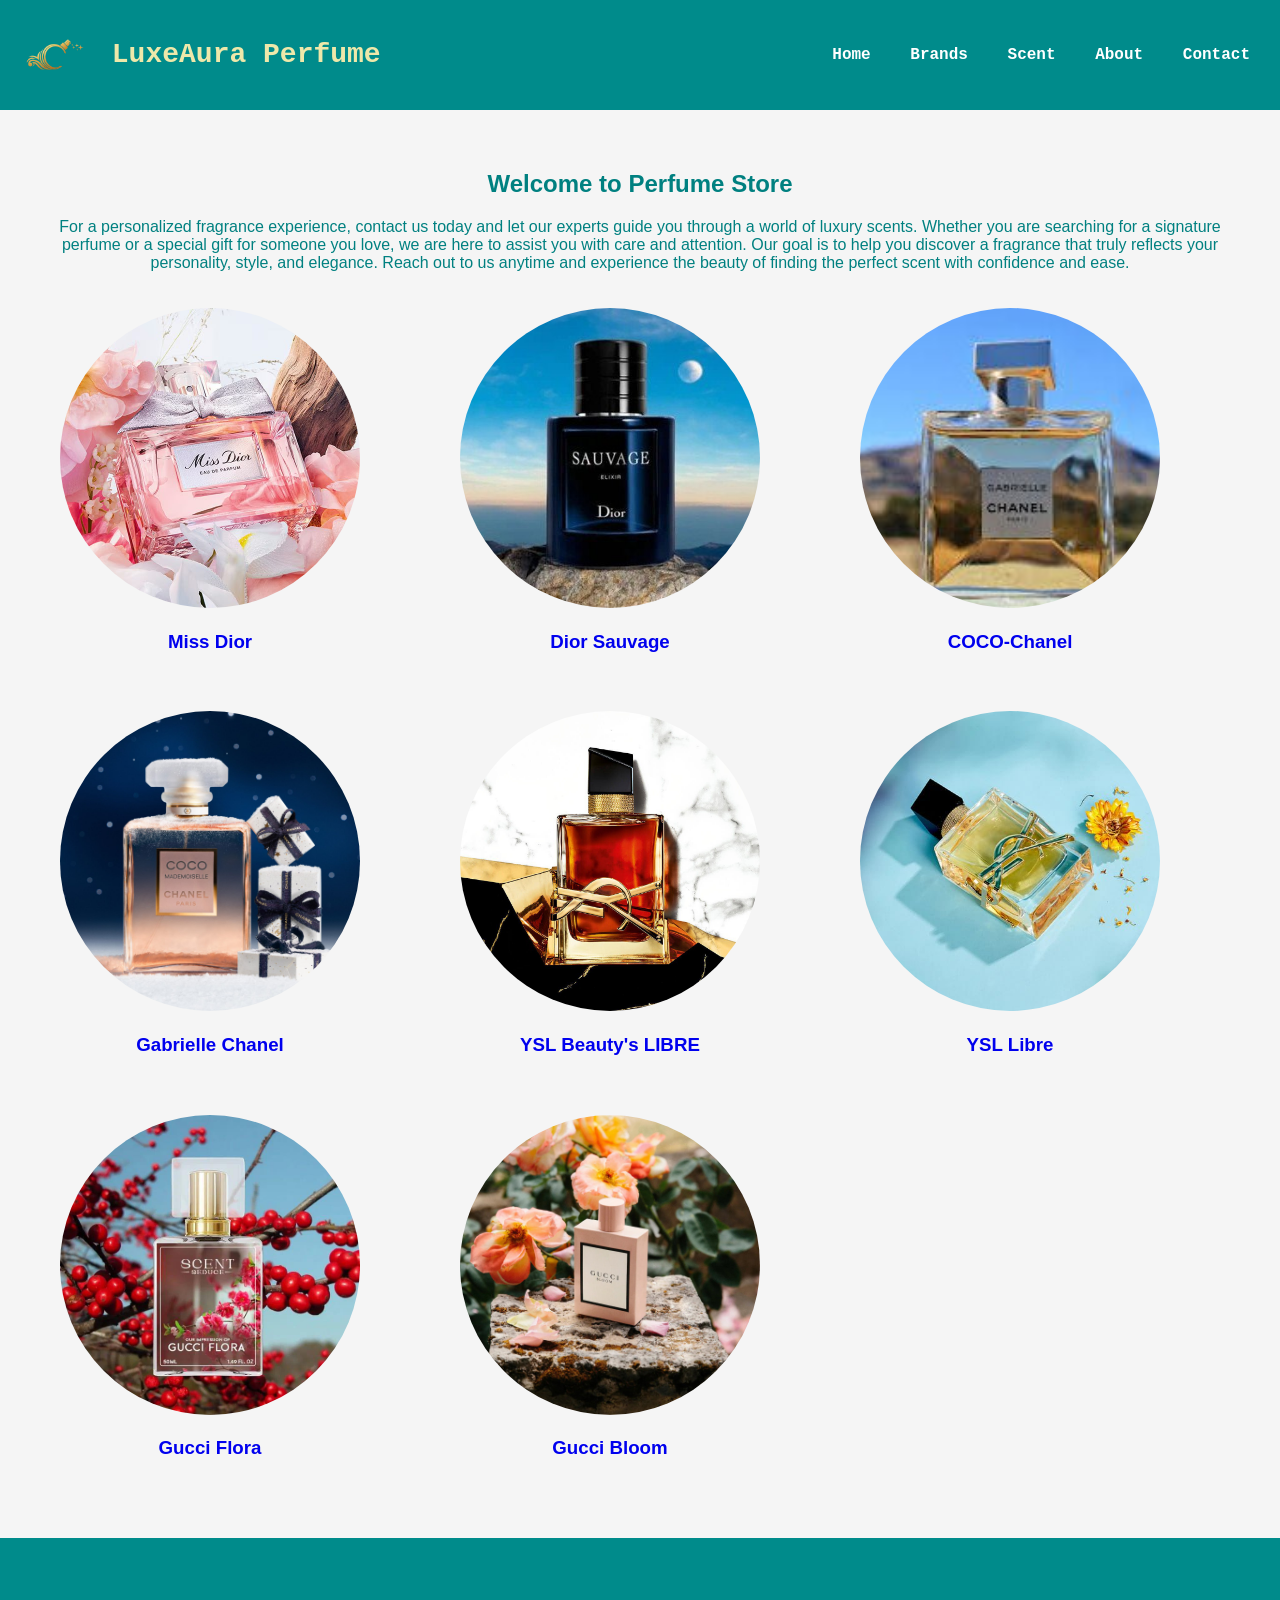
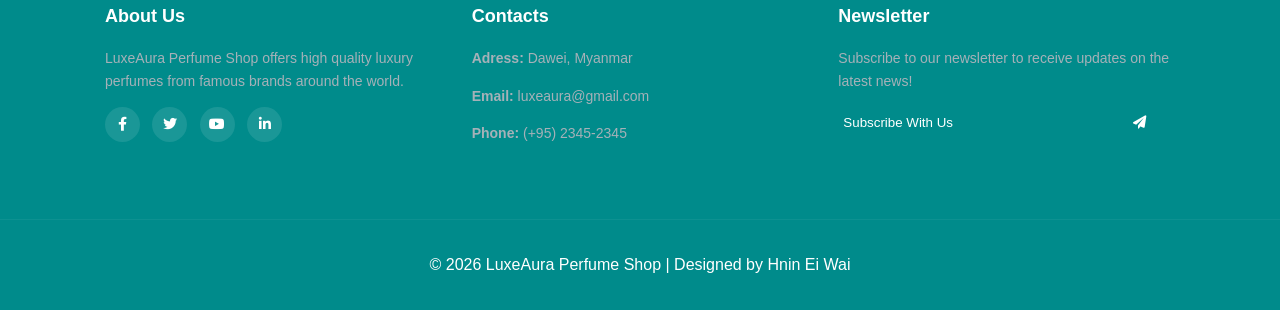
<file: index.html>
<!DOCTYPE html>
<html lang="en">
<head>
<meta charset="UTF-8">
<meta name="description" content="Discover a wide collection of 100% authentic designer perfumes. Shop your favorite scents at the best prices with nationwide delivery. Elevate your style today!">
<meta name="keywords" content="perfume, authentic perfume, fragrance shop, buy perfume online, designer perfumes, perfume Myanmar, original fragrance">
<title>Perfume Shop Payment</title>
<link rel="stylesheet" href="style.css">
<link rel="stylesheet" href="https://cdnjs.cloudflare.com/ajax/libs/font-awesome/6.0.0/css/all.min.css">
</head>

<body>

<header>
<div class="logo">
    <img src="logo_design-removebg-preview.png"  class="logo-img" style="vertical-align: middle;">
    <span>LuxeAura Perfume</span>
</div>

<nav>
<a href="index.html">Home</a>
<a href="brands.html">Brands</a>
<a href="scent.html">Scent</a>
<a href="about.html">About</a>
<a href="contact.html">Contact</a>
</nav>
</header>

<div class="container">
<h2>Welcome to Perfume Store</h2>
<p>
For a personalized fragrance experience, contact us today and let our experts guide you through a world of luxury scents. 
Whether you are searching for a signature perfume or a special gift for someone you love, we are here to assist you with care and attention. 
Our goal is to help you discover a fragrance that truly reflects your personality, style, and elegance. 
Reach out to us anytime and experience the beauty of finding the perfect scent with confidence and ease.
</p>

<div class="product-grid">

<div class="card">
<img src="Miss Dior 2.jpg">
<a href="https://www.dior.com/en_us/beauty/fragrance/womens-fragrance/miss-dior?msockid=285bc42bab1261c402a9d295aa0960a5"><h3>Miss Dior</h3></a> 
</div>

<div class="card">
<img src="Dior.jpg">
<a href="https://www.dior.com/en_us/beauty/fragrance/mens-fragrance/sauvage?msockid=285bc42bab1261c402a9d295aa0960a5"><h3>Dior Sauvage</h3></a> 
</div>

<div class="card">
<img src="Channel 1.jpg">
<a href="https://www.chanel.com/us/fragrance/women/c/7x1x1x43/coco/"><h3>COCO-Chanel</h3></a>
</div>

<div class="card">
<img src="Channel 2.jpg">
<a href="https://www.chanel.com/us/fragrance/women/c/7x1x1x40/gabrielle-chanel/"><h3>Gabrielle Chanel</h3></a> 
</div>

<div class="card">
<img src="YSL 1.jpg">
<a href="https://www.yslbeautyus.com/fragrance/womens-fragrances/libre/"><h3>YSL Beauty's LIBRE</h3></a> 
</div>

<div class="card">
<img src="YSL 2.jpg">
<a href="https://www.yslbeautyus.com/fragrance/womens-fragrances/libre/"><h3>YSL Libre</h3></a> 
</div>

<div class="card">
<img src="Gucci 1.jpg">
<a href="https://www.gucci.com/us/en/nst/gucci-flora"><h3>Gucci Flora</h3></a>
</div>

<div class="card">
<img src="Gucci 2.jpg">
<a href="https://www.gucci.com/us/en/st/capsule/gucci-bloom"><h3>Gucci Bloom</h3></a>
</div>

</div>
</div>

<footer class="footer">
    <div class="footer-container">
        
        <div class="footer-column">
            <h3>About Us</h3>
            <p>  LuxeAura Perfume Shop offers high quality luxury perfumes from famous brands around the world.</p>
            <div class="social-icons">
                <a href="https://www.facebook.com"><i class="fab fa-facebook-f"></i></a>
                <a href="https://www.twitter.com" target="_blank"><i class="fab fa-twitter"></i></a>
                <a href="https://www.youtube.com" target="_blank"><i class="fab fa-youtube"></i></a>
                <a href="https://www.instagram.com" target="_blank"><i class="fab fa-linkedin-in"></i></a>
            </div>
        </div>

        <div class="footer-column">
            <h3>Contacts</h3>
            <p><strong>Adress:</strong> Dawei, Myanmar</p>
            <p><strong>Email:</strong> luxeaura@gmail.com</p>
            <p><strong>Phone:</strong> (+95) 2345-2345</p>
        </div>

        <div class="footer-column">
            <h3>Newsletter</h3>
            <p>Subscribe to our newsletter to receive updates on the latest news!</p>
            <div class="newsletter-form">
                <a href="https://web.telegram.org/k/"><button type="submit" class="subscribe-btn"><span class="btn-text">Subscribe With Us</span>
                    <i class="fas fa-paper-plane"></i></button></a>
            </div>
        </div>

    </div>
    
    <div class="footer-bottom">
        <p>© 2026 LuxeAura Perfume Shop | Designed by Hnin Ei Wai</p>
    </div>
</footer>
</body>
</html>
</file>
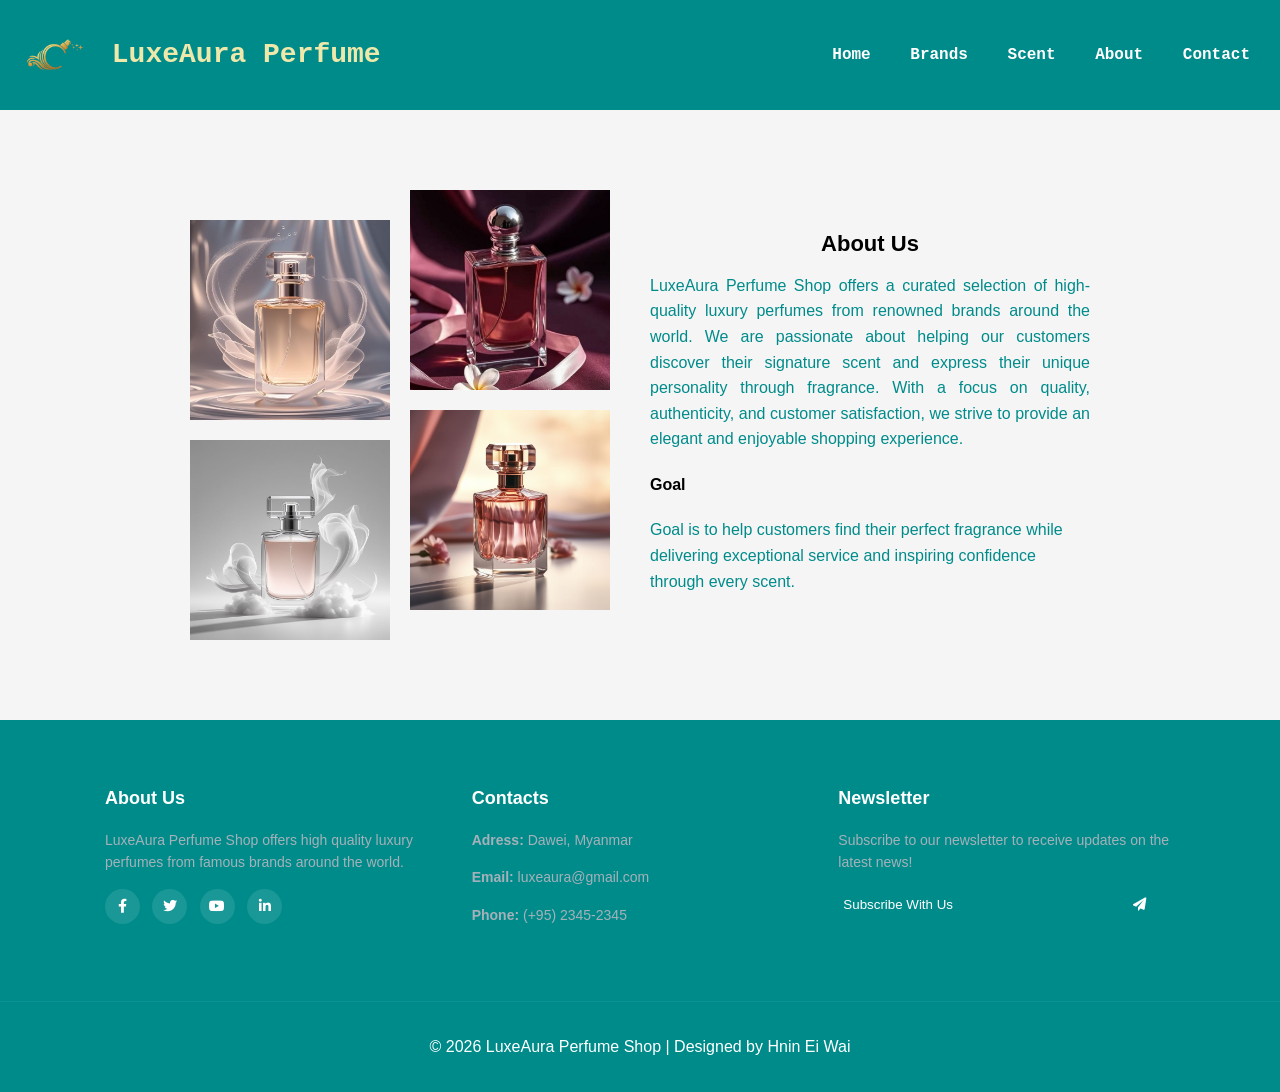
<file: about.html>
<!DOCTYPE html>
<html>
<head>
    <meta name="description" content="Discover a wide collection of 100% authentic designer perfumes. Shop your favorite scents at the best prices with nationwide delivery. Elevate your style today!">
<meta name="keywords" content="perfume, authentic perfume, fragrance shop, buy perfume online, designer perfumes, perfume Myanmar, original fragrance">
<title>About Us</title>
<link rel="stylesheet" href="style.css">
<link rel="stylesheet" href="https://cdnjs.cloudflare.com/ajax/libs/font-awesome/6.0.0/css/all.min.css">
</head>

<body>

<header>
<div class="logo">
    <img src="logo_design-removebg-preview.png"  class="logo-img" style="vertical-align: middle;">
    <span>LuxeAura Perfume</span>
</div>

<nav>
<a href="index.html">Home</a>
<a href="brands.html">Brands</a>
<a href="scent.html">Scent</a>
<a href="about.html">About</a>
<a href="contact.html">Contact</a>
</nav>

</header>

<section class="about">
    <div class="container2">
        <div class="about-images">
            <div class="img-col">
                <img src="p1.jpg" alt="perfume1">
                <img src="p2.jpg" alt="perfume2">
            </div>
            <div class="img-col">
                <img src="p3.jpg" alt="perfume3">
                <img src="p4.jpg" alt="perfume4">
            </div>
        </div>

        <div class="about-content">
            <h2>About Us</h2>
            <p style="text-align: justify;">
               LuxeAura Perfume Shop offers a curated selection of high-quality luxury perfumes from renowned brands around the world. We are passionate about helping our customers discover their signature scent and express their unique personality through fragrance. With a focus on quality, authenticity, and customer satisfaction, we strive to provide an elegant and enjoyable shopping experience.
            </p>
            <p class="highlight">
               Goal
            </p>
            <p>
               Goal is to help customers find their perfect fragrance while delivering exceptional service and inspiring confidence through every scent.
            </p>
        </div>
    </div>
</section>

<footer class="footer">
    <div class="footer-container">
        
        <div class="footer-column">
            <h3>About Us</h3>
            <p>  LuxeAura Perfume Shop offers high quality luxury perfumes from famous brands around the world.</p>
            <div class="social-icons">
                <a href="https://www.facebook.com"><i class="fab fa-facebook-f"></i></a>
                <a href="https://www.twitter.com" target="_blank"><i class="fab fa-twitter"></i></a>
                <a href="https://www.youtube.com" target="_blank"><i class="fab fa-youtube"></i></a>
                <a href="https://www.instagram.com" target="_blank"><i class="fab fa-linkedin-in"></i></a>
            </div>
        </div>

        <div class="footer-column">
            <h3>Contacts</h3>
            <p><strong>Adress:</strong> Dawei, Myanmar</p>
            <p><strong>Email:</strong> luxeaura@gmail.com</p>
            <p><strong>Phone:</strong> (+95) 2345-2345</p>
        </div>

        <div class="footer-column">
            <h3>Newsletter</h3>
            <p>Subscribe to our newsletter to receive updates on the latest news!</p>
            <div class="newsletter-form">
                <a href="https://web.telegram.org/k/"><button type="submit" class="subscribe-btn"><span class="btn-text">Subscribe With Us</span>
                    <i class="fas fa-paper-plane"></i></button></a>
            </div>
        </div>

    </div>
    
    <div class="footer-bottom">
        <p>© 2026 LuxeAura Perfume Shop | Designed by Hnin Ei Wai</p>
    </div>
</footer>


</body>
</html>
</file>
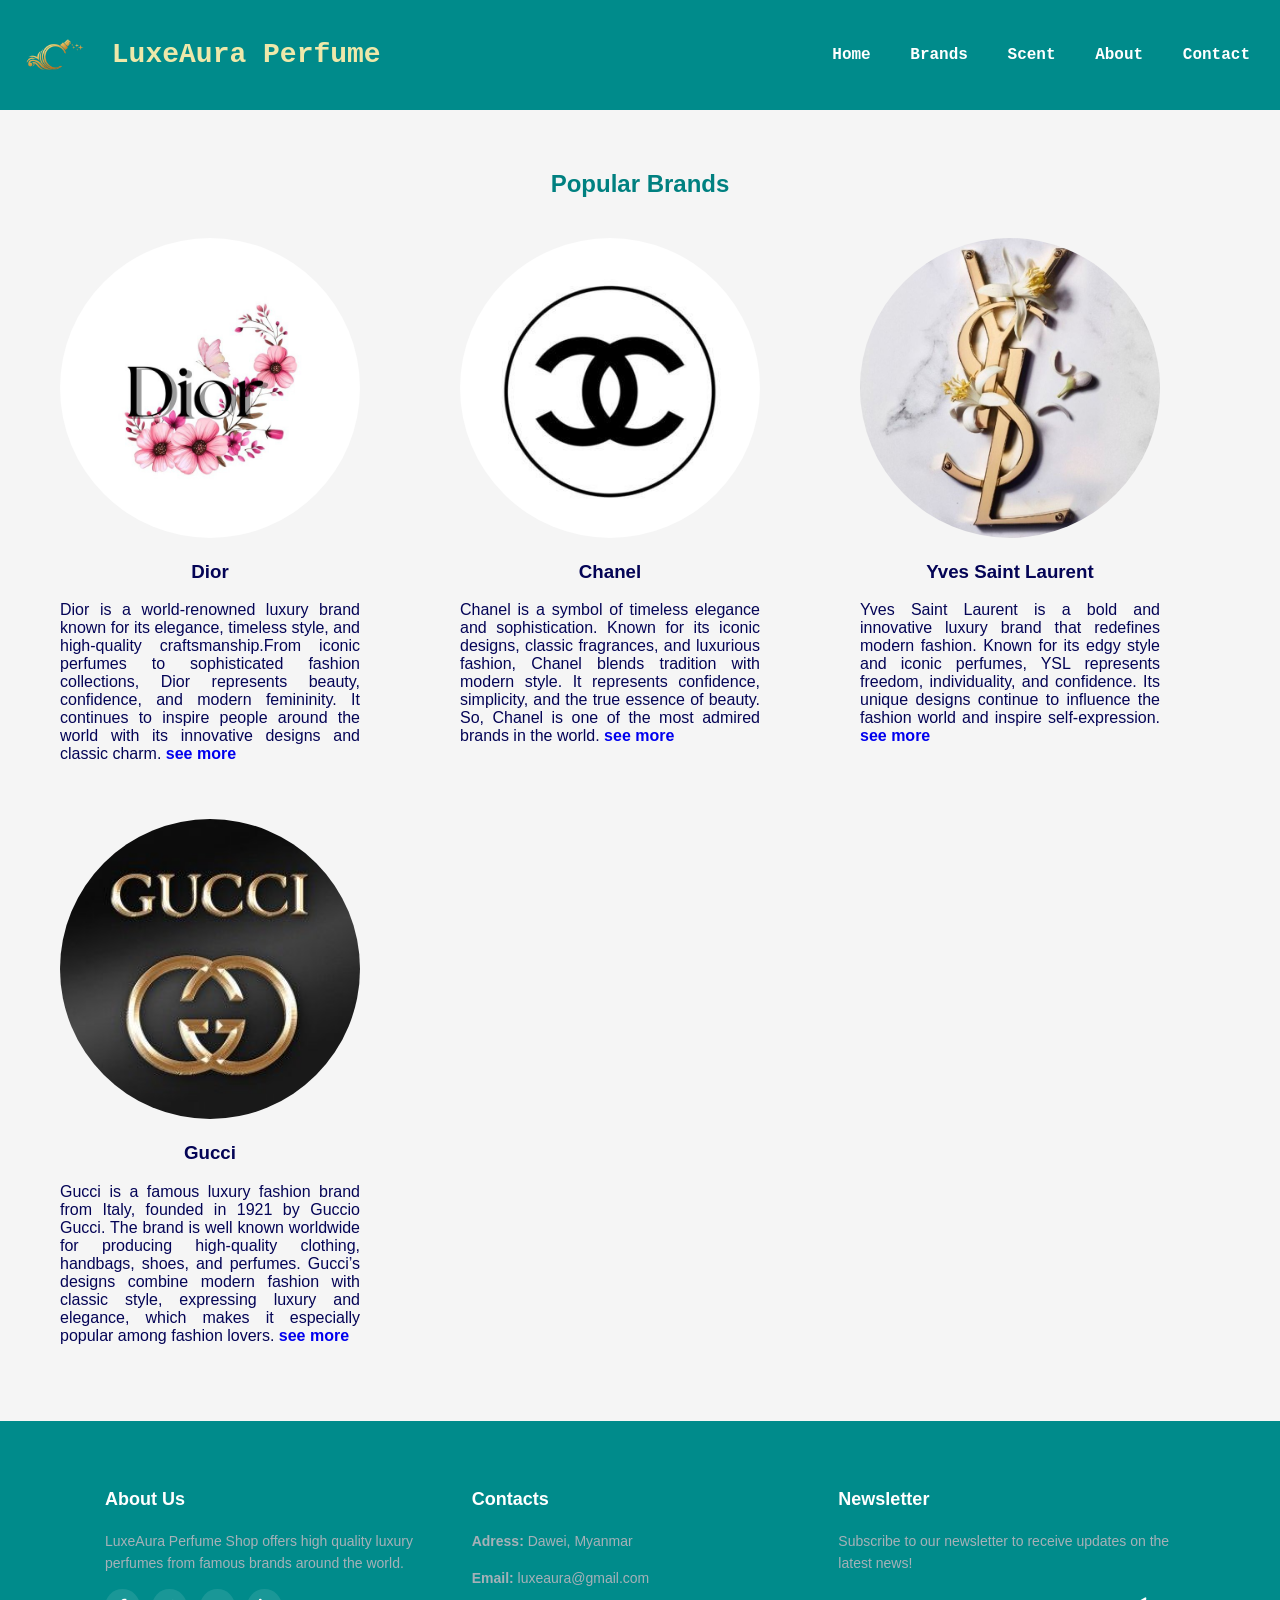
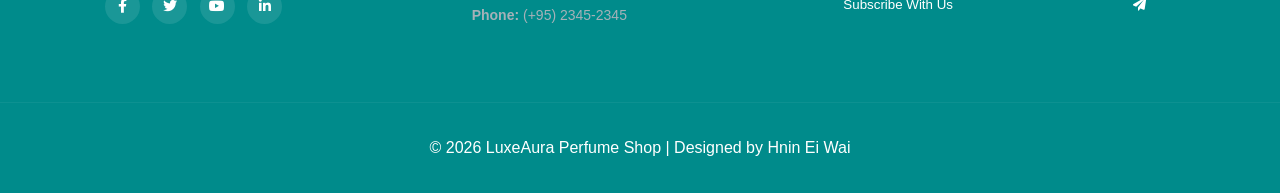
<file: brands.html>
<!DOCTYPE html>
<html>
<head>
    <meta name="description" content="Discover a wide collection of 100% authentic designer perfumes. Shop your favorite scents at the best prices with nationwide delivery. Elevate your style today!">
<meta name="keywords" content="perfume, authentic perfume, fragrance shop, buy perfume online, designer perfumes, perfume Myanmar, original fragrance">
    <title>Perfume Brands</title>
    <link rel="stylesheet" href="style.css">
    <link rel="stylesheet" href="https://cdnjs.cloudflare.com/ajax/libs/font-awesome/6.0.0/css/all.min.css">
    
</head>
<body>
    <header>
        <div class="logo">    
            <img src="logo_design-removebg-preview.png" class="logo-img" style="vertical-align: middle;">    
            <span>LuxeAura Perfume</span>
        </div>
        <nav>
            <a href="index.html">Home</a>
            <a href="brands.html">Brands</a>
            <a href="scent.html">Scent</a>
            <a href="about.html">About</a>
            <a href="contact.html">Contact</a>
        </nav>
    </header>

    <div class="container">
        <h2> Popular Brands</h2>
        <div class="product-grid">
            
            <div class="card">
                <a href="dior.html"><img src="Dior logo2.jpg"></a>
                <h3>Dior</h3>
                <p>Dior is a world-renowned luxury brand known for its elegance, timeless style, and high-quality craftsmanship.From iconic perfumes to sophisticated fashion collections, Dior represents beauty, confidence, and modern femininity. It continues to inspire people around the world with its innovative designs and classic charm. <a href="dior.html" style="font-weight: bold;">see more</a></p>
            </div>

            <div class="card">
                <a href="chanel.html"><img src="channel logo.jpg"></a>
                <h3>Chanel</h3>
                <p>Chanel is a symbol of timeless elegance and sophistication. Known for its iconic designs, classic fragrances, and luxurious fashion, Chanel blends tradition with modern style. It represents confidence, simplicity, and the true essence of beauty. So, Chanel is one of the most admired brands in the world. <a href="chanel.html" style="font-weight: bold;">see more</a></p>
            </div>

            <div class="card">
                <a href="ysl.html"><img src="Yves Saint logo2.jpg"></a>
                <h3>Yves Saint Laurent</h3>
                <p>Yves Saint Laurent is a bold and innovative luxury brand that redefines modern fashion. Known for its edgy style and iconic perfumes, YSL represents freedom, individuality, and confidence. Its unique designs continue to influence the fashion world and inspire self-expression. <a href="ysl.html" style="font-weight: bold;">see more</a></p>
            </div>

            <div class="card">
                <a href="gucci.html"><img src="Gucci logo 2.jpg"></a>
                <h3>Gucci</h3>
                <p>Gucci is a famous luxury fashion brand from Italy, founded in 1921 by Guccio Gucci. The brand is well known worldwide for producing high-quality clothing, handbags, shoes, and perfumes. Gucci’s designs combine modern fashion with classic style, expressing luxury and elegance, which makes it especially popular among fashion lovers. <a href="gucci.html" style="font-weight: bold;">see more</a></p>
            </div>

        </div>
    </div>

    <footer class="footer">
    <div class="footer-container">
        
        <div class="footer-column">
            <h3>About Us</h3>
            <p>  LuxeAura Perfume Shop offers high quality luxury perfumes from famous brands around the world.</p>
            <div class="social-icons">
                <a href="https://www.facebook.com"><i class="fab fa-facebook-f"></i></a>
                <a href="https://www.twitter.com" target="_blank"><i class="fab fa-twitter"></i></a>
                <a href="https://www.youtube.com" target="_blank"><i class="fab fa-youtube"></i></a>
                <a href="https://www.instagram.com" target="_blank"><i class="fab fa-linkedin-in"></i></a>
            </div>
        </div>

        <div class="footer-column">
            <h3>Contacts</h3>
            <p><strong>Adress:</strong> Dawei, Myanmar</p>
            <p><strong>Email:</strong> luxeaura@gmail.com</p>
            <p><strong>Phone:</strong> (+95) 2345-2345</p>
        </div>

        <div class="footer-column">
            <h3>Newsletter</h3>
            <p>Subscribe to our newsletter to receive updates on the latest news!</p>
            <div class="newsletter-form">
                <a href="https://web.telegram.org/k/"><button type="submit" class="subscribe-btn"><span class="btn-text">Subscribe With Us</span>
                    <i class="fas fa-paper-plane"></i></button></a>
            </div>
        </div>

    </div>
    
    <div class="footer-bottom">
        <p>© 2026 LuxeAura Perfume Shop | Designed by Hnin Ei Wai</p>
    </div>
</footer>
</body>
</html>
</file>
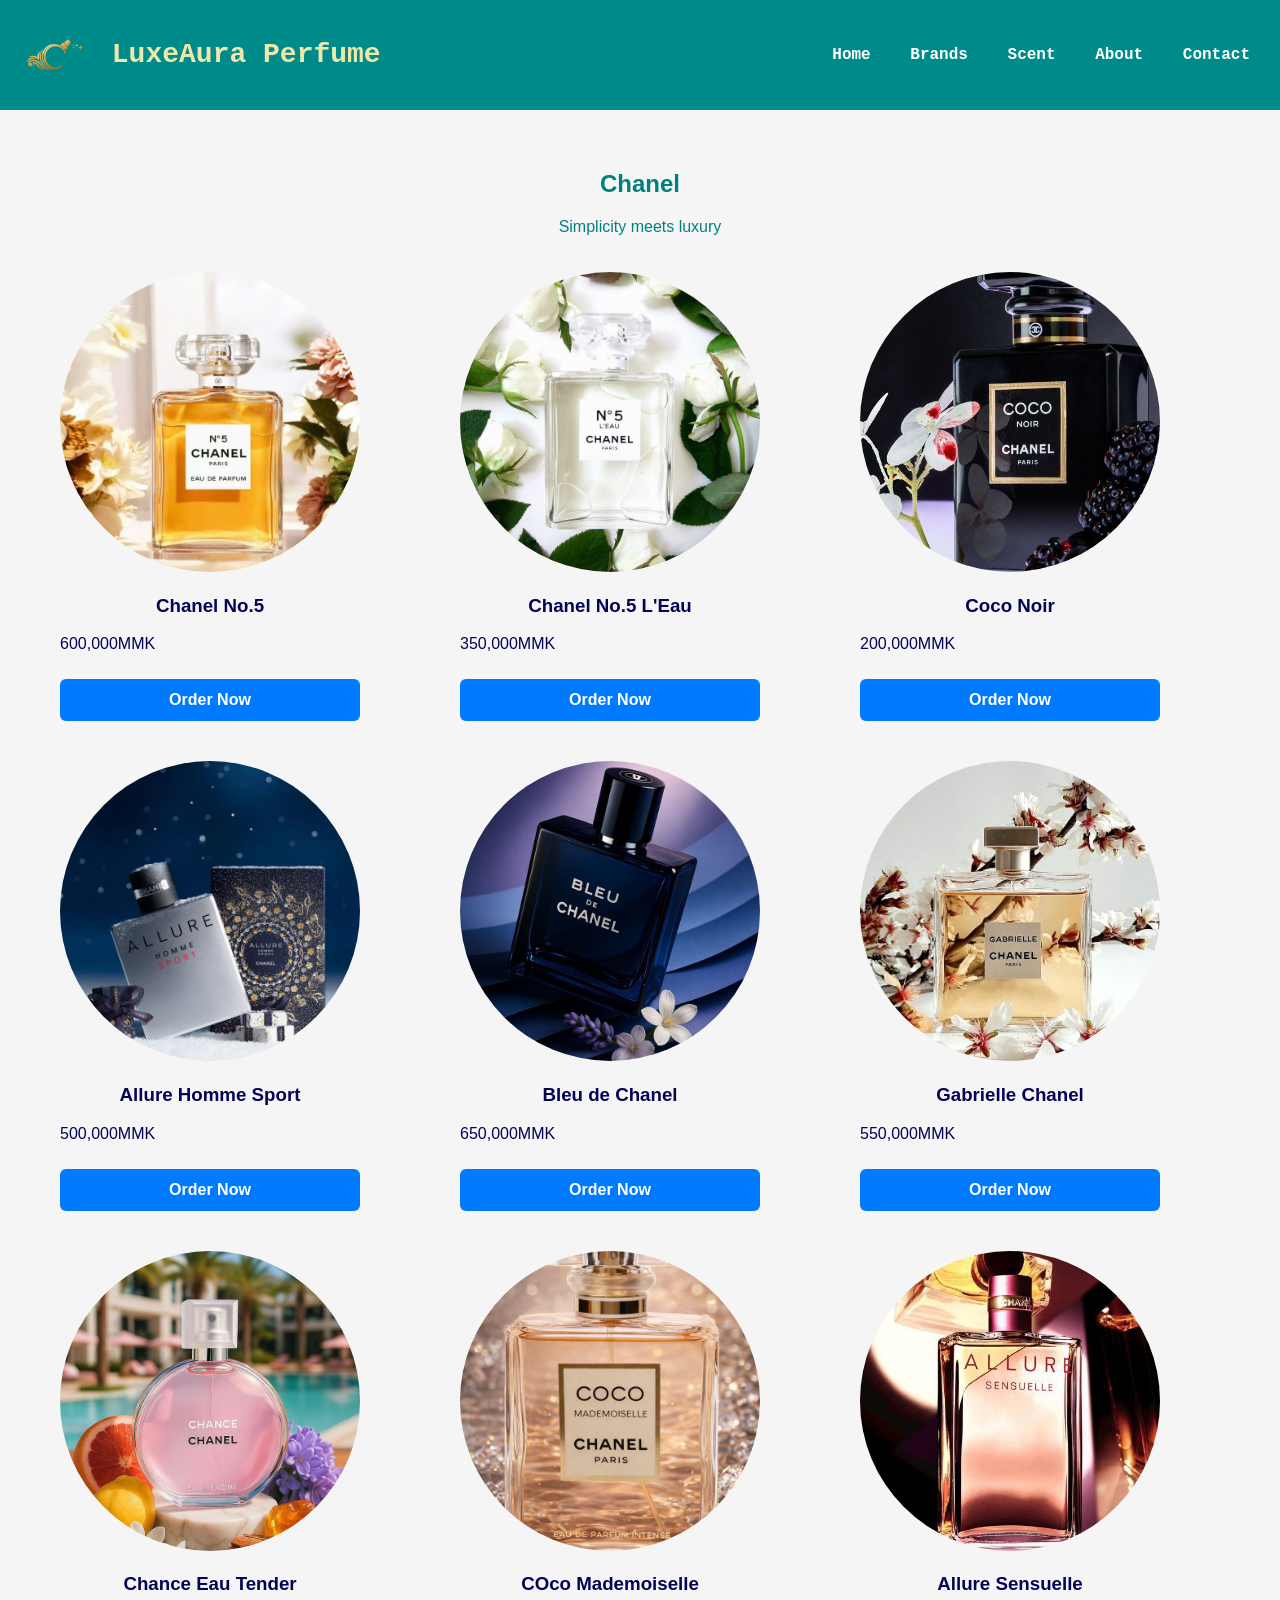
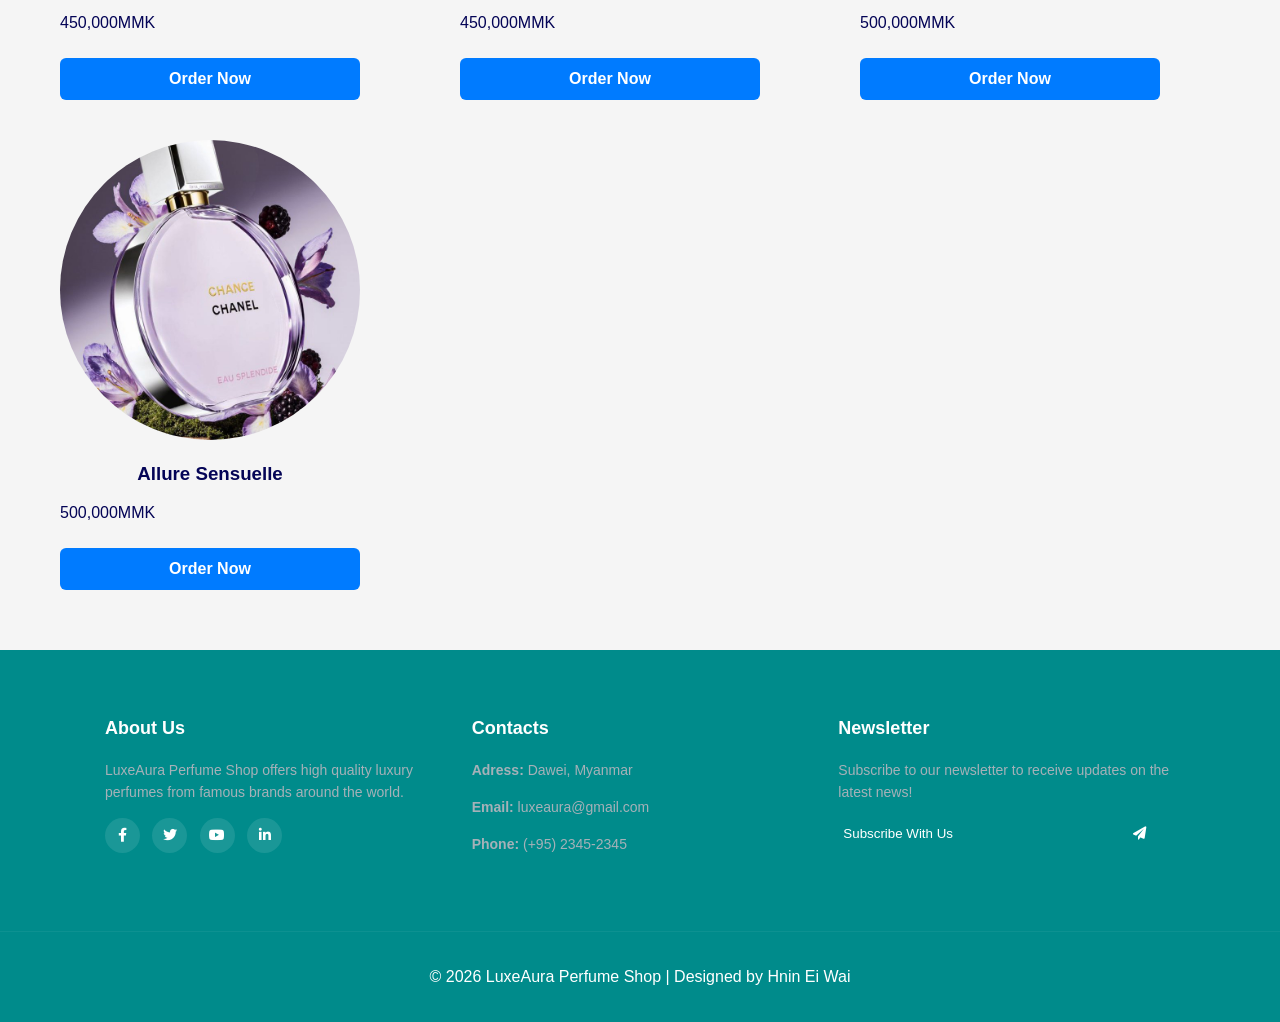
<file: chanel.html>
<!DOCTYPE html>
<html>
<head>
    <meta name="description" content="Discover a wide collection of 100% authentic designer perfumes. Shop your favorite scents at the best prices with nationwide delivery. Elevate your style today!">
<meta name="keywords" content="perfume, authentic perfume, fragrance shop, buy perfume online, designer perfumes, perfume Myanmar, original fragrance">
<title>LuxeAura Perfume Shop</title>
<link rel="stylesheet" href="style.css">
<link rel="stylesheet" href="https://cdnjs.cloudflare.com/ajax/libs/font-awesome/6.0.0/css/all.min.css">
</head>

<body>

<header>
<div class="logo">
    <img src="logo_design-removebg-preview.png"  class="logo-img" style="vertical-align: middle;">
    <span>LuxeAura Perfume</span>
</div>

<nav>
<a href="index.html">Home</a>
<a href="brands.html">Brands</a>
<a href="scent.html">Scent</a>
<a href="about.html">About</a>
<a href="contact.html">Contact</a>
</nav>
</header>

<div class="container">
<h2>Chanel</h2>
<p>Simplicity meets luxury</p>

<div class="product-grid">

<div class="card">
<img src="Chanel No.5 1.jpg">
<h3>Chanel No.5</h3>
<p>600,000MMK</p>
<a href="payment.html">
    <button class="order-btn">Order Now</button>
</a>
</div>

<div class="card">
<img src="Chanel No.5 L'Eau 1.jpg">
<h3>Chanel No.5 L'Eau</h3>
<p>350,000MMK</p>
<a href="payment.html">
    <button class="order-btn">Order Now</button>
</a>
</div>

<div class="card">
<img src="Coco Noir 1.jpg">
<h3>Coco Noir</h3>
<p>200,000MMK</p>
<a href="payment.html">
    <button class="order-btn">Order Now</button>
</a>
</div>

<div class="card">
<img src="Allure Homme Sport 1.jpg">
<h3>Allure Homme Sport</h3>
<p>500,000MMK</p>
<a href="payment.html">
    <button class="order-btn">Order Now</button>
</a>
</div>

<div class="card">
<img src="Bleu de Chanel 1.jpg">
<h3>Bleu de Chanel</h3>
<p>650,000MMK</p>
<a href="payment.html">
    <button class="order-btn">Order Now</button>
</a>
</div>

<div class="card">
<img src="Gabrielle Chanel 1.jpg">
<h3>Gabrielle Chanel</h3>
<p>550,000MMK</p>
<a href="payment.html">
    <button class="order-btn">Order Now</button>
</a>
</div>

<div class="card">
<img src="Chance EAU Tendre 1.jpg">
<h3>Chance Eau Tender</h3>
<p>450,000MMK</p>
<a href="payment.html">
    <button class="order-btn">Order Now</button>
</a>
</div>

<div class="card">
<img src="COco Mademoiselle 1.jpg">
<h3>COco Mademoiselle</h3>
<p>450,000MMK</p>
<a href="payment.html">
    <button class="order-btn">Order Now</button>
</a>
</div>

<div class="card">
<img src="Allure Sensuelle1.jpg">
<h3>Allure Sensuelle</h3>
<p>500,000MMK</p>
<a href="payment.html">
    <button class="order-btn">Order Now</button>
</a>
</div>

<div class="card">
<img src="Chance Eau Splendide1.jpg">
<h3>Allure Sensuelle</h3>
<p>500,000MMK</p>
<a href="payment.html">
    <button class="order-btn">Order Now</button>
</a>
</div>


</div>
</div>
<footer class="footer">
    <div class="footer-container">
        
        <div class="footer-column">
            <h3>About Us</h3>
            <p>  LuxeAura Perfume Shop offers high quality luxury perfumes from famous brands around the world.</p>
            <div class="social-icons">
                <a href="https://www.facebook.com"><i class="fab fa-facebook-f"></i></a>
                <a href="https://www.twitter.com" target="_blank"><i class="fab fa-twitter"></i></a>
                <a href="https://www.youtube.com" target="_blank"><i class="fab fa-youtube"></i></a>
                <a href="https://www.instagram.com" target="_blank"><i class="fab fa-linkedin-in"></i></a>
            </div>
        </div>

        <div class="footer-column">
            <h3>Contacts</h3>
            <p><strong>Adress:</strong> Dawei, Myanmar</p>
            <p><strong>Email:</strong> luxeaura@gmail.com</p>
            <p><strong>Phone:</strong> (+95) 2345-2345</p>
        </div>

        <div class="footer-column">
            <h3>Newsletter</h3>
            <p>Subscribe to our newsletter to receive updates on the latest news!</p>
            <div class="newsletter-form">
                <a href="https://web.telegram.org/k/"><button type="submit" class="subscribe-btn"><span class="btn-text">Subscribe With Us</span>
                    <i class="fas fa-paper-plane"></i></button></a>
            </div>
        </div>

    </div>
    
    <div class="footer-bottom">
        <p>© 2026 LuxeAura Perfume Shop | Designed by Hnin Ei Wai</p>
    </div>
</footer>

</body>
</html>
</body>
</html>
</file>
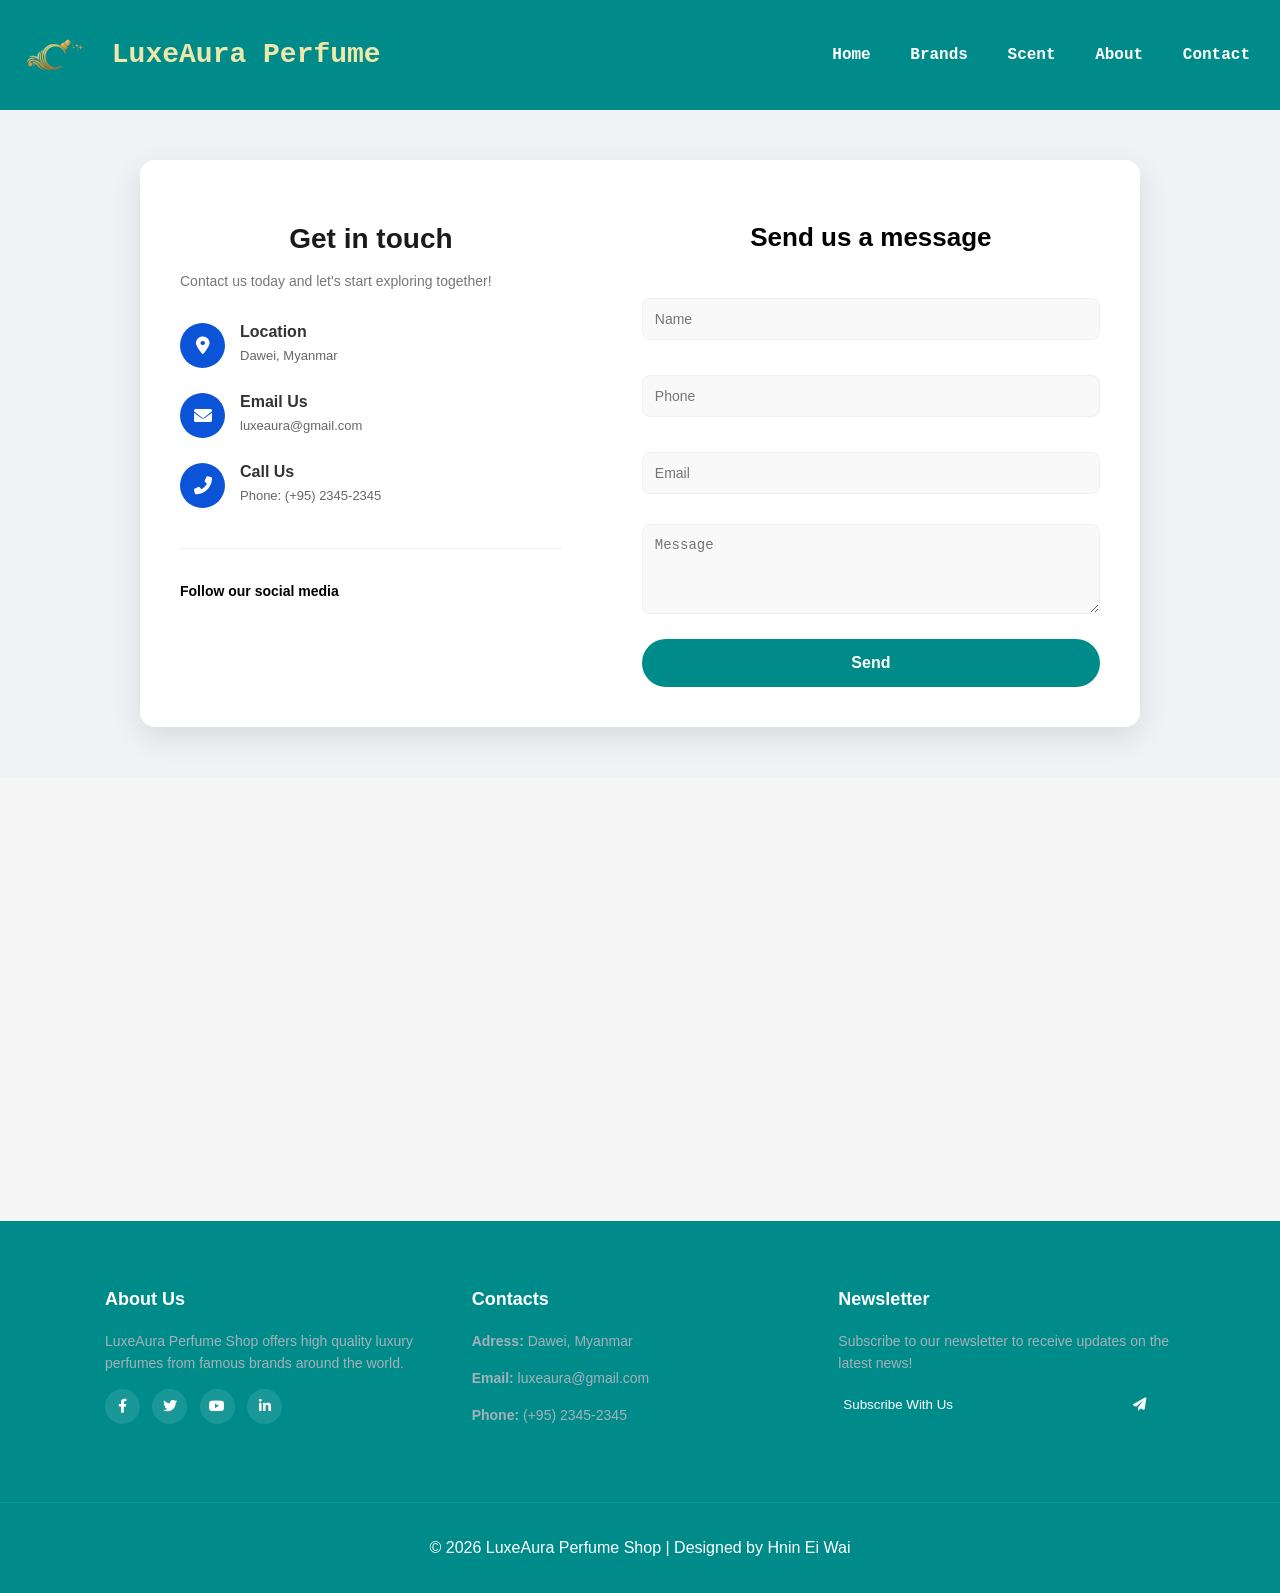
<file: contact.html>
<!DOCTYPE html>
<html>
<head>
    <meta name="description" content="Discover a wide collection of 100% authentic designer perfumes. Shop your favorite scents at the best prices with nationwide delivery. Elevate your style today!">
<meta name="keywords" content="perfume, authentic perfume, fragrance shop, buy perfume online, designer perfumes, perfume Myanmar, original fragrance">
<title>Contact Us</title>
<link rel="stylesheet" href="https://cdnjs.cloudflare.com/ajax/libs/font-awesome/6.0.0/css/all.min.css">
<link rel="stylesheet" href="style.css">
</head>

<body>

<header>
<div class="logo">
    
    <img src="logo_design-removebg-preview.png"  class="logo-img" style="vertical-align: middle;">
    <span>LuxeAura Perfume</span>
</div>

<nav>
<a href="index.html">Home</a>
<a href="brands.html">Brands</a>
<a href="scent.html">Scent</a>
<a href="about.html">About</a>
<a href="contact.html">Contact</a>
</nav>

</header>

<main id="content">
             <div class="contact-container">
        <div class="contact-info">
            <h2>Get in touch</h2>
            <p class="description">Contact us today and let's start exploring together!</p>
            
            <div class="info-item">
                <div class="icon-box"><i class="fas fa-map-marker-alt"></i></div>
                <div>
                    <h3>Location</h3>
                    <p>Dawei, Myanmar</p>
                </div>
            </div>

            <div class="info-item">
                <div class="icon-box"><i class="fas fa-envelope"></i></div>
                <div>
                    <h3>Email Us</h3>
                    <p>luxeaura@gmail.com</p>
                </div>
            </div>

            <div class="info-item">
                <div class="icon-box"><i class="fas fa-phone-alt"></i></div>
                <div>
                    <h3>Call Us</h3>
                    <p>Phone: (+95) 2345-2345</p>
                </div>
            </div>

            <div class="social-media">
                <p>Follow our social media</p>
                <div class="social-icons">
                    <a href="https://www.facebook.com"><i class="fab fa-facebook-f"></i></a>
                    <a href="https://www.twitter.com" target="_blank"><i class="fab fa-instagram"></i></a>
                    <a href="https://www.youtube.com" target="_parent"><i class="fab fa-twitter"></i></a>
                    <a href="https://www.instagram.com" target="_blank"><i class="fab fa-youtube"></i></a>
                </div>
            </div>
        </div>

        <div class="contact-form">
            <h2>Send us a message</h2>
            <form>
                <div class="form-row">
                    <div class="form-group">
                        <label></label>
                        <input type="text" placeholder="Name">
                    </div>
                
                </div>
                <div class="form-row">
                    <div class="form-group">
                        <label></label>
                        <input type="text" placeholder="Phone">
                    </div>
                  
                </div>
               <div class="form-group">
                        <label></label>
                        <input type="email" placeholder="Email">
                    </div>
                <div class="form-group">
                    <label></label>
                    <textarea rows="4" placeholder="Message"></textarea>
                </div>
                <button type="submit" class="send-btn">Send</button>
            </form>
        </div>
    </div>

        </main>
<div class="map">
    <iframe src="https://www.google.com/maps/embed?pb=!1m18!1m12!1m3!1d61918.736616076196!2d98.1553733653786!3d14.081838393514783!2m3!1f0!2f0!3f0!3m2!1i1024!2i768!4f13.1!3m3!1m2!1s0x30e50bc719b6f191%3A0xa7c45ea8fdf2bb4a!2sDawei!5e0!3m2!1sen!2smm!4v1774011646049!5m2!1sen!2smm" width="600" height="450" style="border:0;" allowfullscreen="" loading="lazy" referrerpolicy="no-referrer-when-downgrade"></iframe>
  </div>

<footer class="footer">
    <div class="footer-container">
        
        <div class="footer-column">
            <h3>About Us</h3>
            <p>  LuxeAura Perfume Shop offers high quality luxury perfumes from famous brands around the world.</p>
            <div class="social-icons">
                <a href="#"><i class="fab fa-facebook-f"></i></a>
                <a href="#"><i class="fab fa-twitter"></i></a>
                <a href="#"><i class="fab fa-youtube"></i></a>
                <a href="#"><i class="fab fa-linkedin-in"></i></a>
            </div>
        </div>

        <div class="footer-column">
            <h3>Contacts</h3>
            <p><strong>Adress:</strong> Dawei, Myanmar</p>
            <p><strong>Email:</strong> luxeaura@gmail.com</p>
            <p><strong>Phone:</strong> (+95) 2345-2345</p>
        </div>

        <div class="footer-column">
            <h3>Newsletter</h3>
            <p>Subscribe to our newsletter to receive updates on the latest news!</p>
            <div class="newsletter-form">
                <a href="https://web.telegram.org/k/"><button type="submit" class="subscribe-btn"><span class="btn-text">Subscribe With Us</span>
                    <i class="fas fa-paper-plane"></i></button></a>
            </div>
        </div>

    </div>
    
    <div class="footer-bottom">
        <p>© 2026 LuxeAura Perfume Shop | Designed by Hnin Ei Wai</p>
    </div>
</footer>

</body>
</html>
</file>
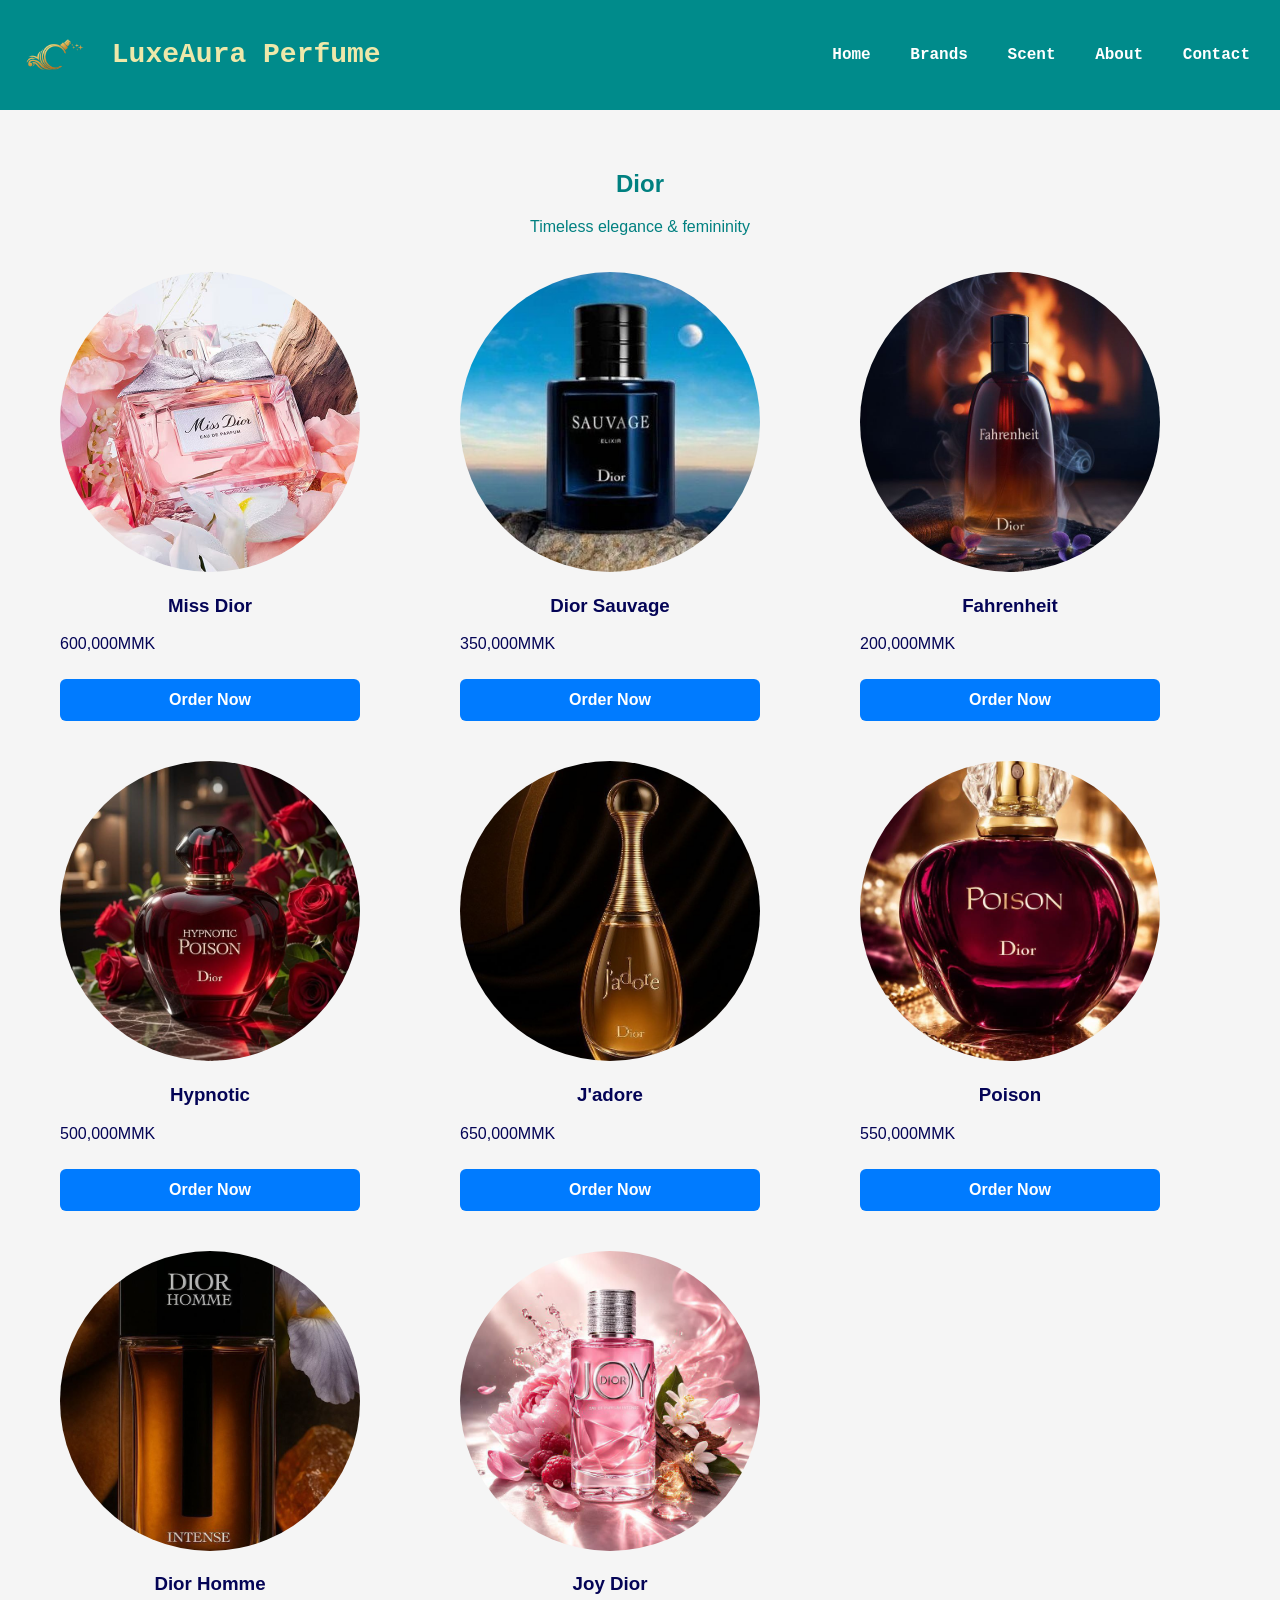
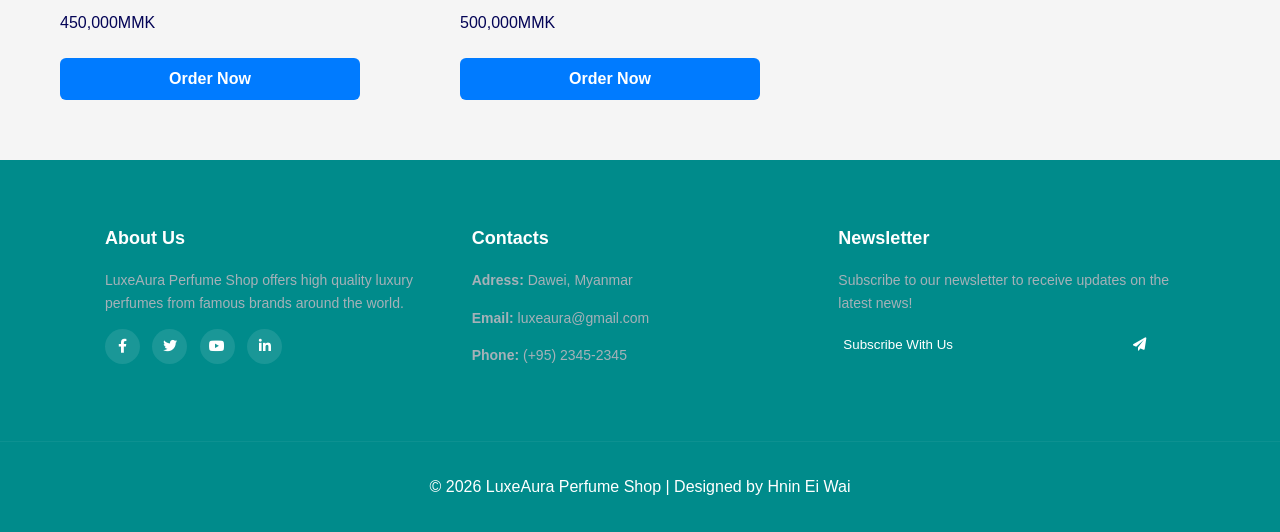
<file: dior.html>
<!DOCTYPE html>
<html>
<head>
    <meta name="description" content="Discover a wide collection of 100% authentic designer perfumes. Shop your favorite scents at the best prices with nationwide delivery. Elevate your style today!">
<meta name="keywords" content="perfume, authentic perfume, fragrance shop, buy perfume online, designer perfumes, perfume Myanmar, original fragrance">
<title>LuxeAura Perfume Shop</title>
<link rel="stylesheet" href="style.css">
<link rel="stylesheet" href="https://cdnjs.cloudflare.com/ajax/libs/font-awesome/6.0.0/css/all.min.css">
</head>

<body>

<header>
<div class="logo">
    <img src="logo_design-removebg-preview.png"  class="logo-img" style="vertical-align: middle;">
    <span>LuxeAura Perfume</span>
</div>

<nav>
<a href="index.html">Home</a>
<a href="brands.html">Brands</a>
<a href="scent.html">Scent</a>
<a href="about.html">About</a>
<a href="contact.html">Contact</a>
</nav>
</header>

<div class="container">
<h2>Dior</h2>
<p>Timeless elegance & femininity</p>

<div class="product-grid">

<div class="card">
<img src="Miss Dior 2.jpg">
<h3>Miss Dior</h3>
<p>600,000MMK</p>
<a href="payment.html">
    <button class="order-btn">Order Now</button>
</a>
</div>

<div class="card">
<img src="Dior.jpg">
<h3>Dior Sauvage</h3>
<p>350,000MMK</p>
<a href="payment.html">
    <button class="order-btn">Order Now</button>
</a>
</div>

<div class="card">
<img src="Fahrenheit Dior1.jpg">
<h3>Fahrenheit</h3>
<p>200,000MMK</p>
<a href="payment.html">
    <button class="order-btn">Order Now</button>
</a>
</div>

<div class="card">
<img src="Hypnotic Dior1.jpg">
<h3>Hypnotic</h3>
<p>500,000MMK</p>
<a href="payment.html">
    <button class="order-btn">Order Now</button>
</a>
</div>

<div class="card">
<img src="Jadore Dior1.jpg">
<h3>J'adore</h3>
<p>650,000MMK</p>
<a href="payment.html">
    <button class="order-btn">Order Now</button>
</a>
</div>

<div class="card">
<img src="Poison Dior1.jpg">
<h3>Poison</h3>
<p>550,000MMK</p>
<a href="payment.html">
    <button class="order-btn">Order Now</button>
</a>
</div>

<div class="card">
<img src="Dior Homme1.jpg">
<h3>Dior Homme</h3>
<p>450,000MMK</p>
<a href="payment.html">
    <button class="order-btn">Order Now</button>
</a>
</div>

<div class="card">
<img src="Joy Dior.jpg">
<h3>Joy Dior</h3>
<p>500,000MMK</p>
<a href="payment.html">
    <button class="order-btn">Order Now</button>
</a>
</div>


</div>
</div>

<footer class="footer">
    <div class="footer-container">
        
        <div class="footer-column">
            <h3>About Us</h3>
            <p>  LuxeAura Perfume Shop offers high quality luxury perfumes from famous brands around the world.</p>
            <div class="social-icons">
                <a href="https://www.facebook.com"><i class="fab fa-facebook-f"></i></a>
                <a href="https://www.twitter.com" target="_blank"><i class="fab fa-twitter"></i></a>
                <a href="https://www.youtube.com" target="_blank"><i class="fab fa-youtube"></i></a>
                <a href="https://www.instagram.com" target="_blank"><i class="fab fa-linkedin-in"></i></a>
            </div>
        </div>

        <div class="footer-column">
            <h3>Contacts</h3>
            <p><strong>Adress:</strong> Dawei, Myanmar</p>
            <p><strong>Email:</strong> luxeaura@gmail.com</p>
            <p><strong>Phone:</strong> (+95) 2345-2345</p>
        </div>

        <div class="footer-column">
            <h3>Newsletter</h3>
            <p>Subscribe to our newsletter to receive updates on the latest news!</p>
            <div class="newsletter-form">
                <a href="https://web.telegram.org/k/"><button type="submit" class="subscribe-btn"><span class="btn-text">Subscribe With Us</span>
                    <i class="fas fa-paper-plane"></i></button></a>
            </div>
        </div>

    </div>
    
    <div class="footer-bottom">
        <p>© 2026 LuxeAura Perfume Shop | Designed by Hnin Ei Wai</p>
    </div>
</footer>

</body>
</html>
</body>
</html>
</file>
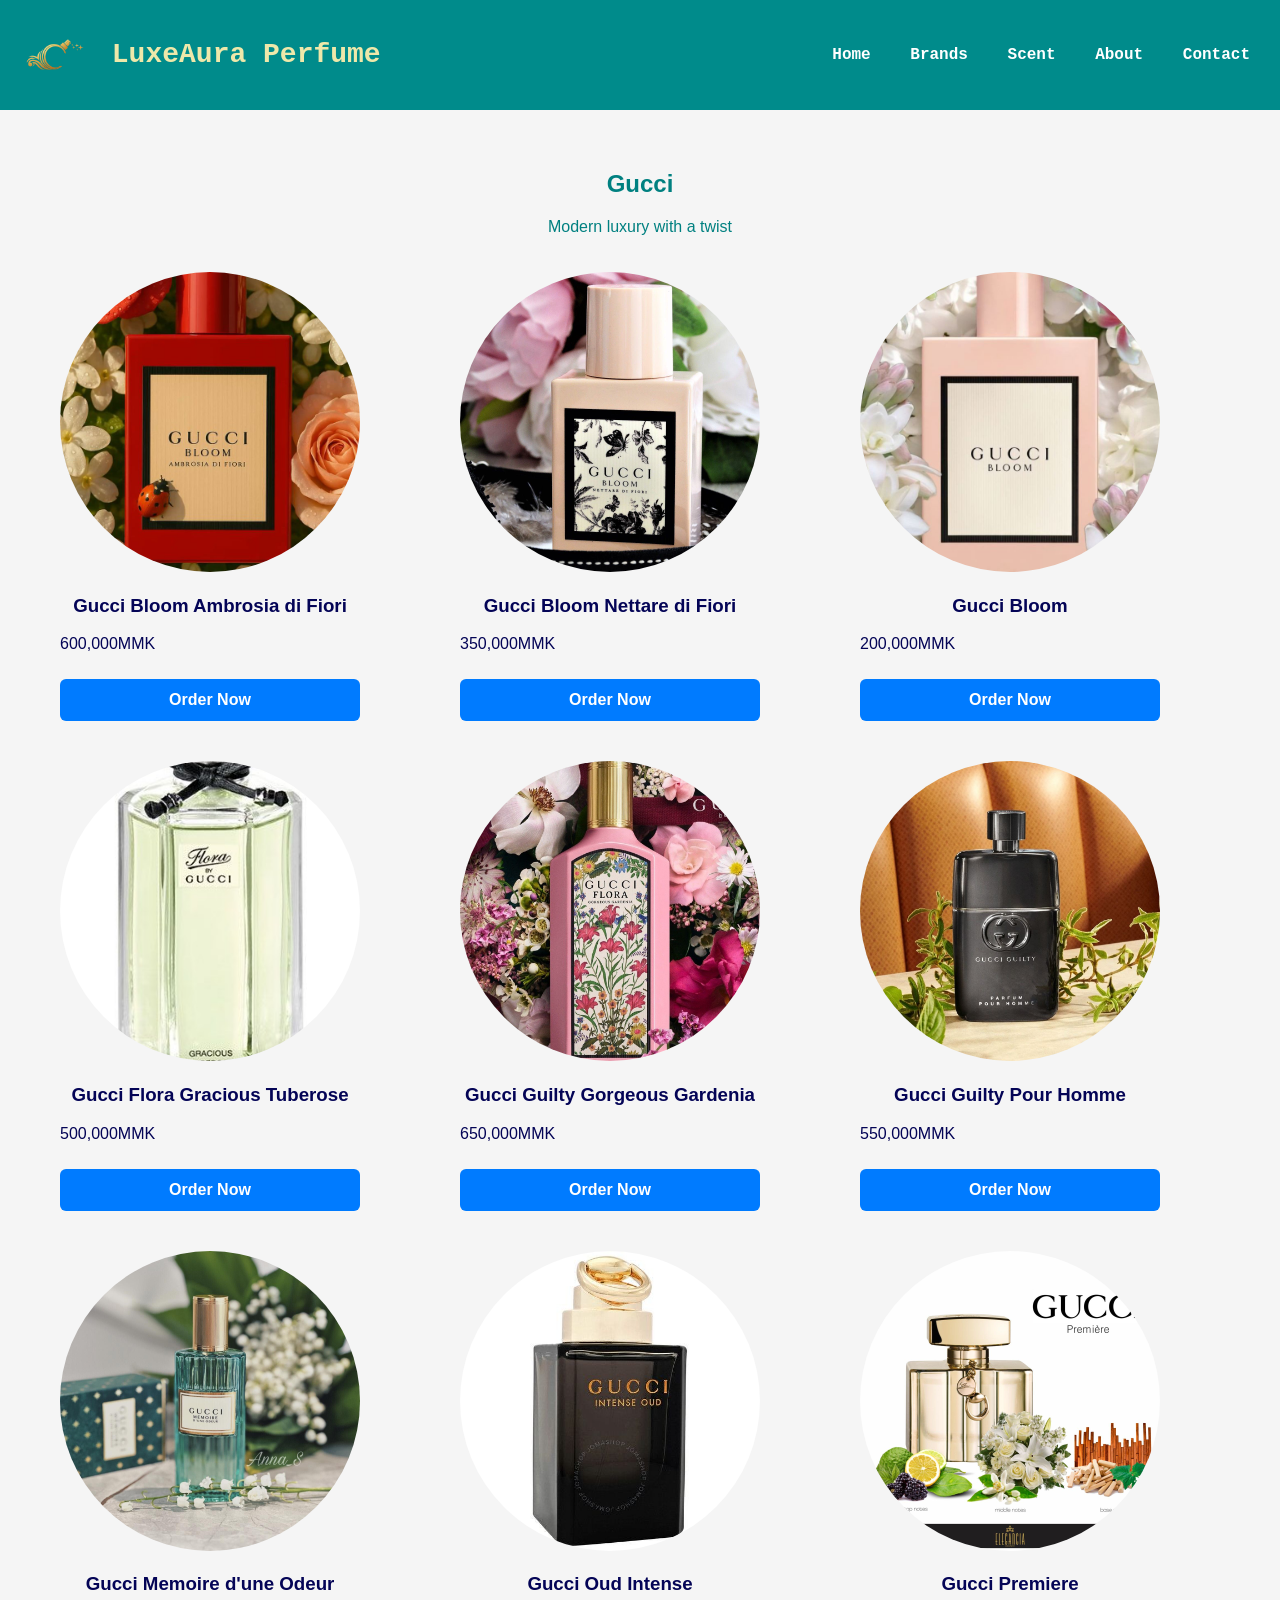
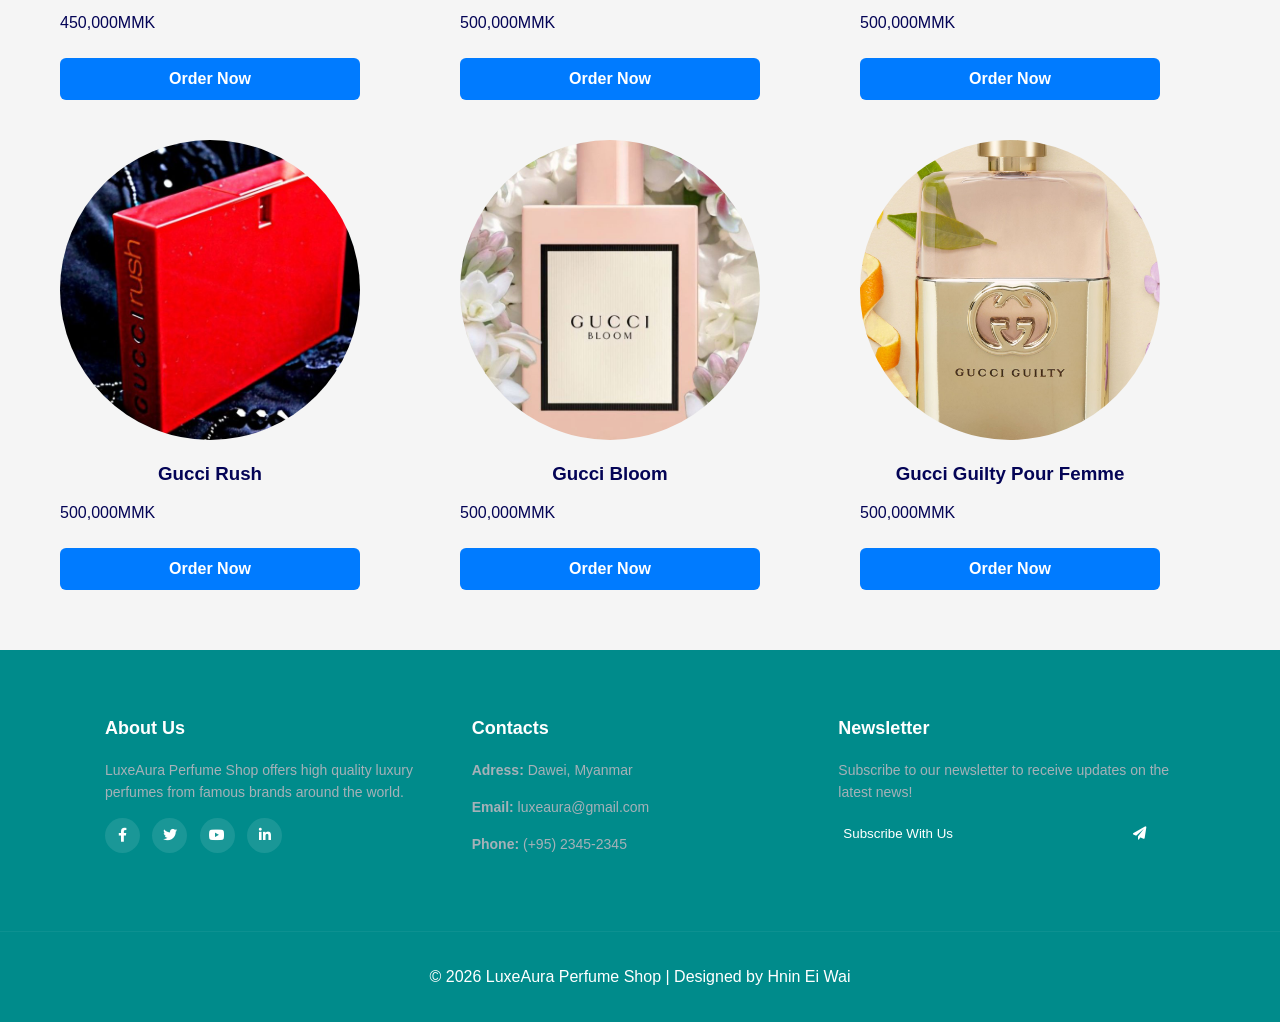
<file: gucci.html>
<!DOCTYPE html>
<html>
<head>
    <meta name="description" content="Discover a wide collection of 100% authentic designer perfumes. Shop your favorite scents at the best prices with nationwide delivery. Elevate your style today!">
<meta name="keywords" content="perfume, authentic perfume, fragrance shop, buy perfume online, designer perfumes, perfume Myanmar, original fragrance">
<title>LuxeAura Perfume Shop</title>
<link rel="stylesheet" href="style.css">
<link rel="stylesheet" href="https://cdnjs.cloudflare.com/ajax/libs/font-awesome/6.0.0/css/all.min.css">
</head>

<body>

<header>
<div class="logo">
    <img src="logo_design-removebg-preview.png"  class="logo-img" style="vertical-align: middle;">
    <span>LuxeAura Perfume</span>
</div>

<nav>
<a href="index.html">Home</a>
<a href="brands.html">Brands</a>
<a href="scent.html">Scent</a>
<a href="about.html">About</a>
<a href="contact.html">Contact</a>
</nav>
</header>

<div class="container">
<h2>Gucci</h2>
<p>Modern luxury with a twist</p>

<div class="product-grid">

<div class="card">
<img src="Gucci Bloom Ambrosia di Fiori1.jpg">
<h3>Gucci Bloom Ambrosia di Fiori</h3>
<p>600,000MMK</p>
<a href="payment.html">
    <button class="order-btn">Order Now</button>
</a>
</div>

<div class="card">
<img src="Gucci Bloom Nettare di Fiori1.jpg">
<h3>Gucci Bloom Nettare di Fiori</h3>
<p>350,000MMK</p>
<a href="payment.html">
    <button class="order-btn">Order Now</button>
</a>
</div>

<div class="card">
<img src="Gucci Bloom1.jpg">
<h3>Gucci Bloom</h3>
<p>200,000MMK</p>
<a href="payment.html">
    <button class="order-btn">Order Now</button>
</a>
</div>

<div class="card">
<img src="Gucci Flora Gracious Tuberose1.jpg">
<h3>Gucci Flora Gracious Tuberose</h3>
<p>500,000MMK</p>
<a href="payment.html">
    <button class="order-btn">Order Now</button>
</a>
</div>

<div class="card">
<img src="Gucci Guilty Gorgeous Gardenia1.jpg">
<h3>Gucci Guilty Gorgeous Gardenia</h3>
<p>650,000MMK</p>
<a href="payment.html">
    <button class="order-btn">Order Now</button>
</a>
</div>

<div class="card">
<img src="Gucci Guilty Pour Homme1.jpg">
<h3>Gucci Guilty Pour Homme</h3>
<p>550,000MMK</p>
<a href="payment.html">
    <button class="order-btn">Order Now</button>
</a>
</div>

<div class="card">
<img src="Gucci Memoire d'une Odeur1.jpg">
<h3>Gucci Memoire d'une Odeur</h3>
<p>450,000MMK</p>
<a href="payment.html">
    <button class="order-btn">Order Now</button>
</a>
</div>

<div class="card">
<img src="Gucci Oud Intense1.jpg">
<h3>Gucci Oud Intense</h3>
<p>500,000MMK</p>
<a href="payment.html">
    <button class="order-btn">Order Now</button>
</a>
</div>

<div class="card">
<img src="Gucci Premiere1.jpg">
<h3>Gucci Premiere</h3>
<p>500,000MMK</p>
<a href="payment.html">
    <button class="order-btn">Order Now</button>
</a>
</div>

<div class="card">
<img src="Gucci Rush1.jpg">
<h3>Gucci Rush</h3>
<p>500,000MMK</p>
<a href="payment.html">
    <button class="order-btn">Order Now</button>
</a>
</div>

<div class="card">
<img src="Gucci Bloom1.jpg">
<h3>Gucci Bloom</h3>
<p>500,000MMK</p>
<a href="payment.html">
    <button class="order-btn">Order Now</button>
</a>
</div>

<div class="card">
<img src="Gucci Guilty Pour Femme2.jpg">
<h3>Gucci Guilty Pour Femme</h3>
<p>500,000MMK</p>
<a href="payment.html">
    <button class="order-btn">Order Now</button>
</a>
</div>


</div>
</div>
<footer class="footer">
    <div class="footer-container">
        
        <div class="footer-column">
            <h3>About Us</h3>
            <p>  LuxeAura Perfume Shop offers high quality luxury perfumes from famous brands around the world.</p>
            <div class="social-icons">
                <a href="https://www.facebook.com"><i class="fab fa-facebook-f"></i></a>
                <a href="https://www.twitter.com" target="_blank"><i class="fab fa-twitter"></i></a>
                <a href="https://www.youtube.com" target="_blank"><i class="fab fa-youtube"></i></a>
                <a href="https://www.instagram.com" target="_blank"><i class="fab fa-linkedin-in"></i></a>
            </div>
        </div>

        <div class="footer-column">
            <h3>Contacts</h3>
            <p><strong>Adress:</strong> Dawei, Myanmar</p>
            <p><strong>Email:</strong> luxeaura@gmail.com</p>
            <p><strong>Phone:</strong> (+95) 2345-2345</p>
        </div>

        <div class="footer-column">
            <h3>Newsletter</h3>
            <p>Subscribe to our newsletter to receive updates on the latest news!</p>
            <div class="newsletter-form">
                <a href="https://web.telegram.org/k/"><button type="submit" class="subscribe-btn"><span class="btn-text">Subscribe With Us</span>
                    <i class="fas fa-paper-plane"></i></button></a>
            </div>
        </div>

    </div>
    
    <div class="footer-bottom">
        <p>© 2026 LuxeAura Perfume Shop | Designed by Hnin Ei Wai</p>
    </div>
</footer>

</body>
</html>
</body>
</html>
</file>
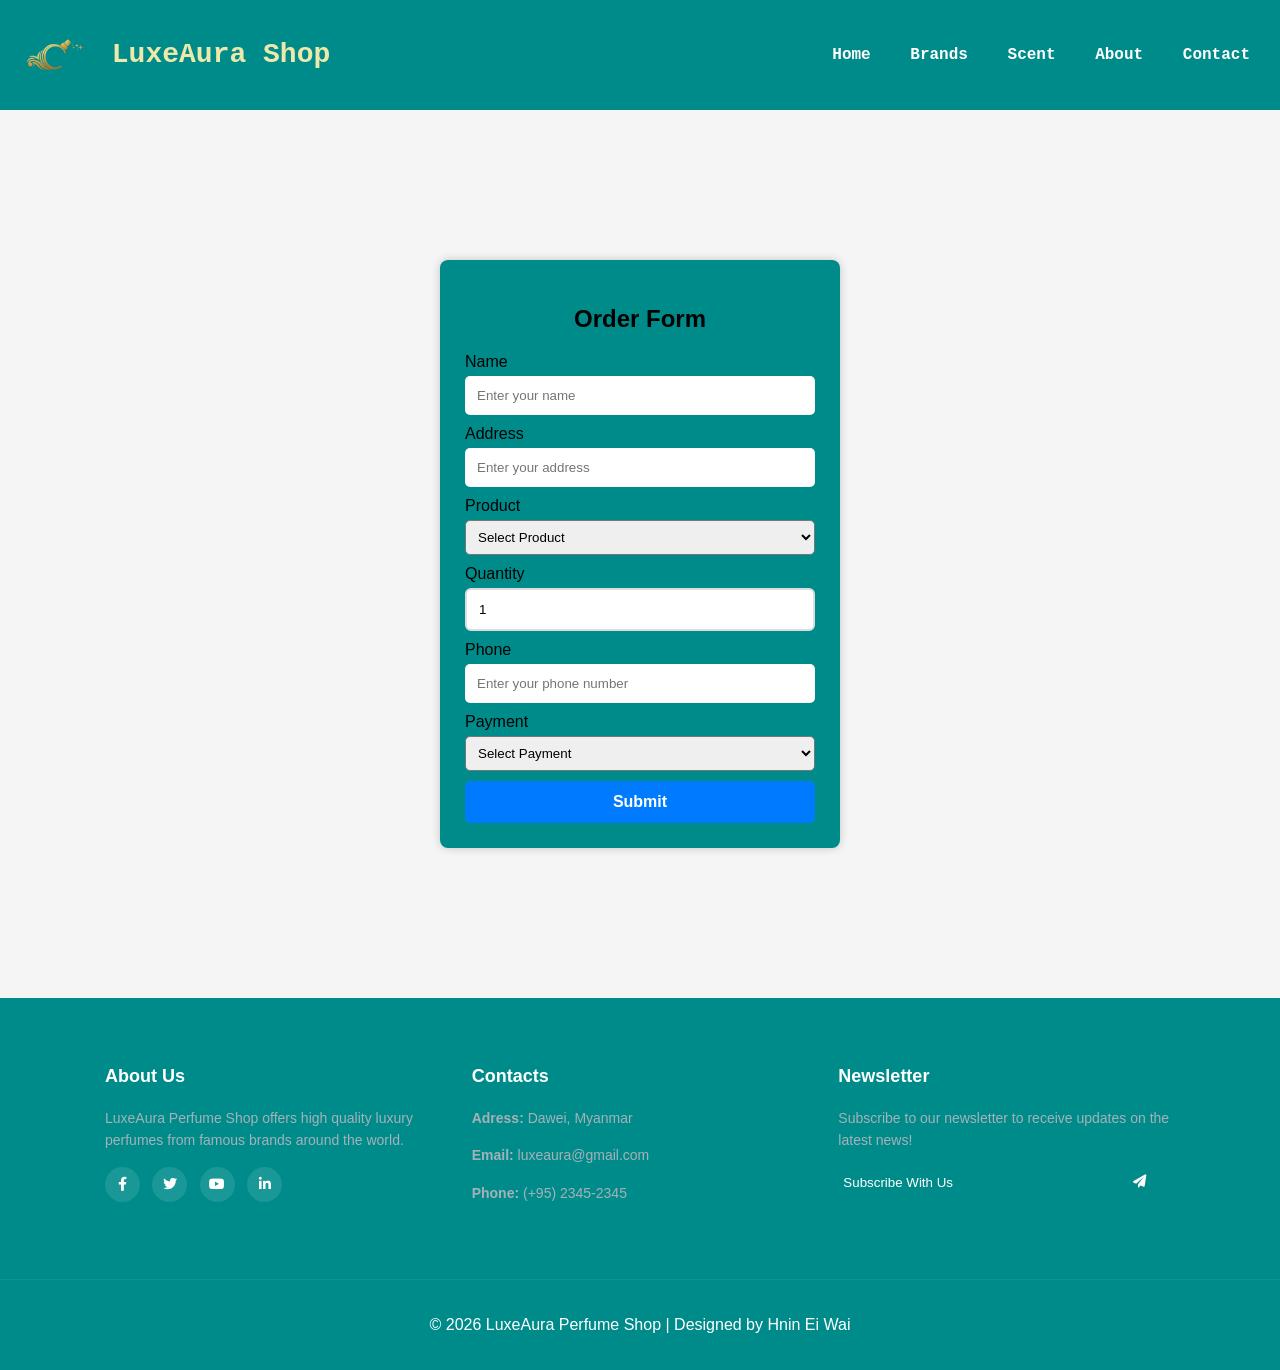
<file: payment.html>
<!DOCTYPE html>
<html lang="en">
<head>
<meta charset="UTF-8">
<meta name="description" content="Discover a wide collection of 100% authentic designer perfumes. Shop your favorite scents at the best prices with nationwide delivery. Elevate your style today!">
<meta name="keywords" content="perfume, authentic perfume, fragrance shop, buy perfume online, designer perfumes, perfume Myanmar, original fragrance">
<title>Perfume Shop Payment</title>
<link rel="stylesheet" href="style.css">
<link rel="stylesheet" href="https://cdnjs.cloudflare.com/ajax/libs/font-awesome/6.0.0/css/all.min.css">
</head>

<body>
<header>
<div class="logo">
    <img src="logo_design-removebg-preview.png"  class="logo-img" style="vertical-align: middle;">
    <span>LuxeAura Shop</span>
</div>

<nav>
<a href="index.html">Home</a>
<a href="brands.html">Brands</a>
<a href="scent.html">Scent</a>
<a href="about.html">About</a>
<a href="contact.html">Contact</a>
</nav>
</header>
<div class="form-container">
<h2>Order Form</h2>

<form action="#confirm-box">

<label>Name</label>
<input type="text" placeholder="Enter your name" class="input" required>

<label>Address</label>
<input type="text" placeholder="Enter your address" class="input" required>

<label>Product</label>
<select class="payment">
<option>Select Product</option>
<option>Gucci</option>
<option>YSL </option>
<option>Dior </option>
<option>Chanel</option>
</select>

<label>Quantity</label>
<input type="number" min="1" value="1">

<label>Phone</label>
<input type="tel" placeholder="Enter your phone number" class="input" required>


<label>Payment</label>
<select class="payment">
<option>Select Payment</option>
<option>KBZ Pay</option>
<option>Wave Pay </option>
<option>AYA Pay </option>


</select>

<button type="submit" class="order-btn">Submit</button>
<!-- <a href="#success-message" class="pay-link"></a> -->
</div>

</form>

</div>

<div id="confirm-box" class="modal-overlay">
    <div class="modal-content">
        <h3>Confirm Order!</h3>
        <p>Thank you for your order</p>
        <a href="#" class="close-btn">OK</a>
    </div>
</div>

<footer class="footer">
    <div class="footer-container">
        <div class="footer-column">
            <h3>About Us</h3>
            <p>  LuxeAura Perfume Shop offers high quality luxury perfumes from famous brands around the world.</p>
            <div class="social-icons">
                <a href="https://www.facebook.com"><i class="fab fa-facebook-f"></i></a>
                <a href="https://www.twitter.com" target="_blank"><i class="fab fa-twitter"></i></a>
                <a href="https://www.youtube.com" target="_blank"><i class="fab fa-youtube"></i></a>
                <a href="https://www.instagram.com" target="_blank"><i class="fab fa-linkedin-in"></i></a>
            </div>
        </div>

        <div class="footer-column">
            <h3>Contacts</h3>
            <p><strong>Adress:</strong> Dawei, Myanmar</p>
            <p><strong>Email:</strong> luxeaura@gmail.com</p>
            <p><strong>Phone:</strong> (+95) 2345-2345</p>
        </div>

        <div class="footer-column">
            <h3>Newsletter</h3>
            <p>Subscribe to our newsletter to receive updates on the latest news!</p>
            <div class="newsletter-form">
                <a href="https://web.telegram.org/k/"><button type="submit" class="subscribe-btn"><span class="btn-text">Subscribe With Us</span>
                    <i class="fas fa-paper-plane"></i></button></a>
            </div>
        </div>

    </div>
    
    <div class="footer-bottom">
        <p>© 2026 LuxeAura Perfume Shop | Designed by Hnin Ei Wai</p>
    </div>
</footer>

</body>
</html>
</file>
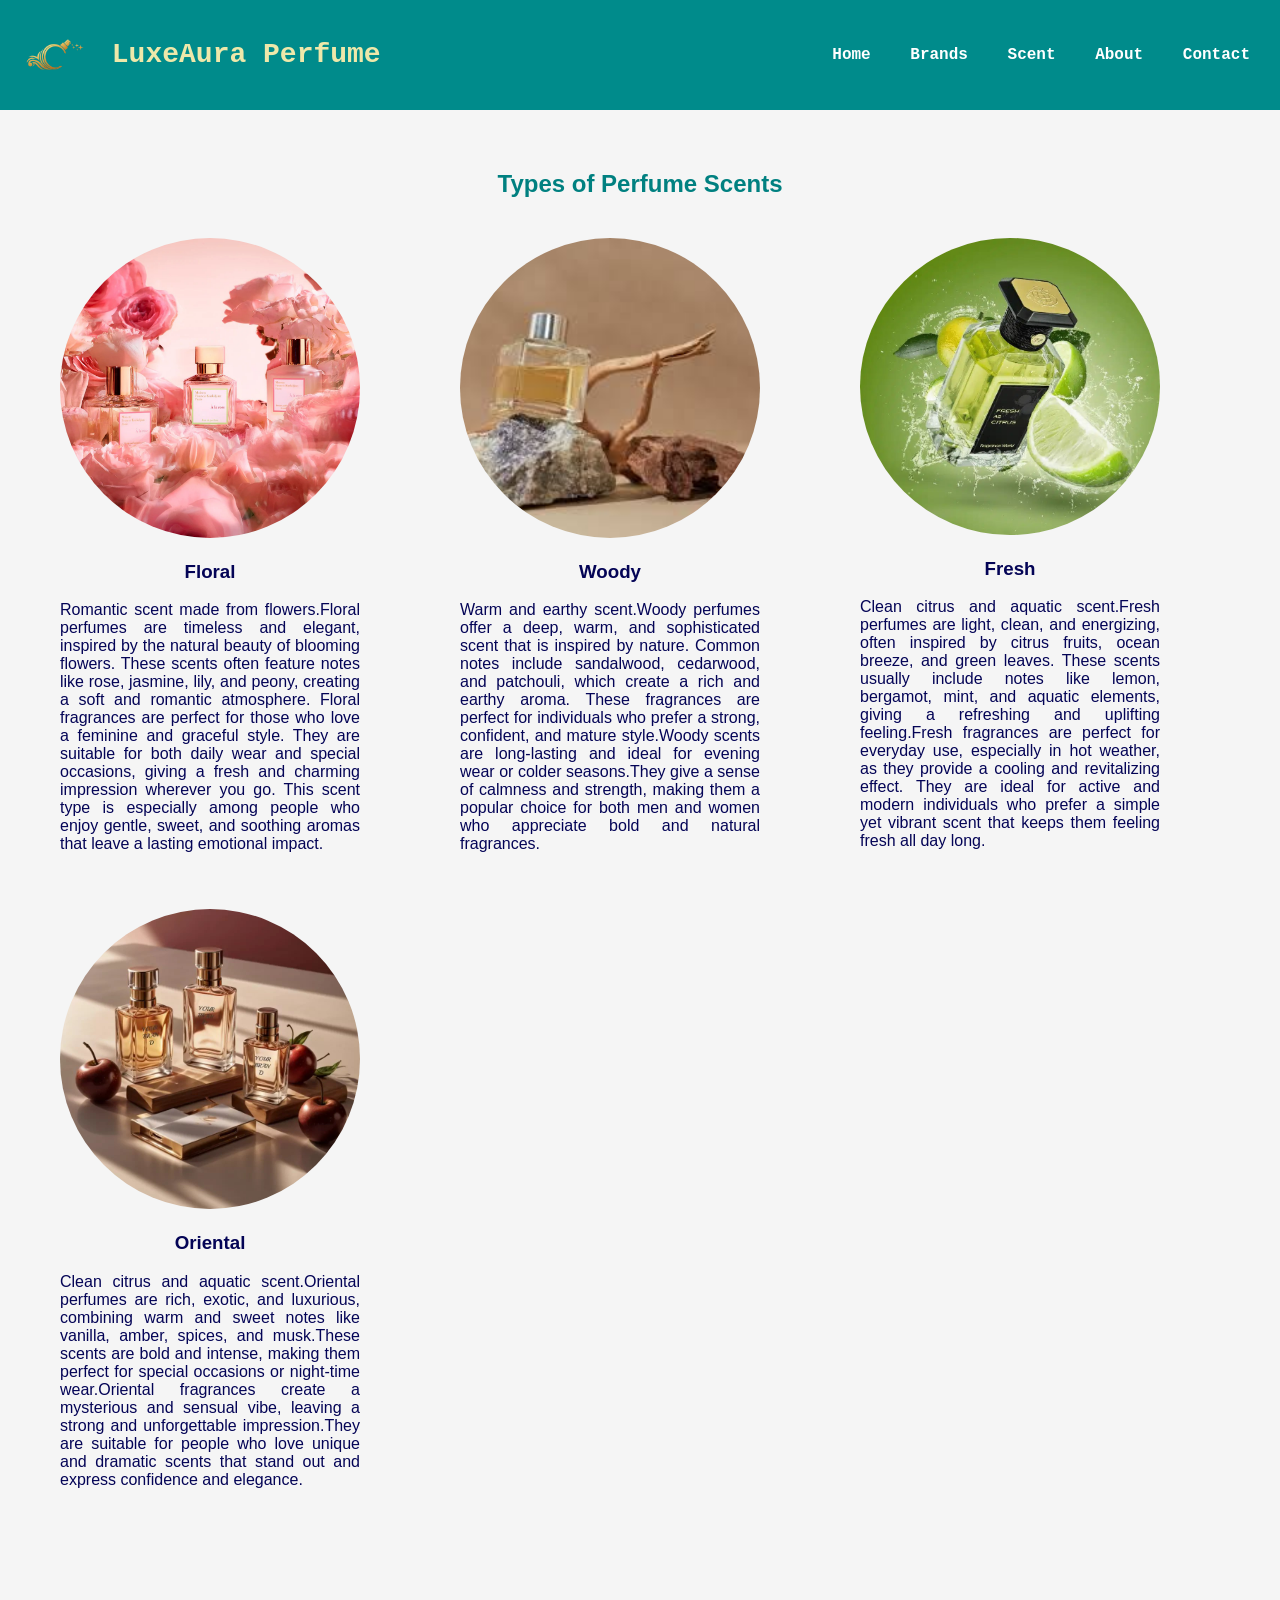
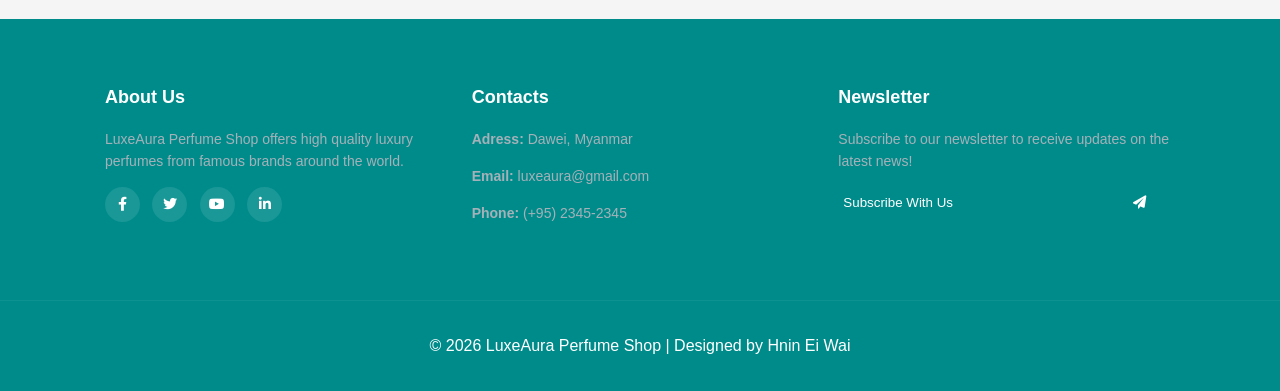
<file: scent.html>
<!DOCTYPE html>
<html>
<head>
<title>Perfume Scents</title>
<link rel="stylesheet" href="style.css">
<link rel="stylesheet" href="https://cdnjs.cloudflare.com/ajax/libs/font-awesome/6.0.0/css/all.min.css">
</head>

<body>

<header>
<div class="logo">
    <img src="logo_design-removebg-preview.png"  class="logo-img" style="vertical-align: middle;">
    <span>LuxeAura Perfume</span>
</div>

<nav>
<a href="index.html">Home</a>
<a href="brands.html">Brands</a>
<a href="scent.html">Scent</a>
<a href="about.html">About</a>
<a href="contact.html">Contact</a>
</nav>

</header>

<div class="container">

<h2>Types of Perfume Scents</h2>

<div class="product-grid">

<div class="card">
<img src="Floral.jpg">
<h3>Floral</h3>
<p>Romantic scent made from flowers.Floral perfumes are timeless and elegant, inspired by the natural beauty of blooming flowers. These scents often feature notes like rose, jasmine, lily, and peony, creating a soft and romantic atmosphere. Floral fragrances are perfect for those who love a feminine and graceful style. They are suitable for both daily wear and special occasions, giving a fresh and charming impression wherever you go. This scent type is especially among people who enjoy gentle, sweet, and soothing aromas that leave a lasting emotional impact.</p>
</div>

<div class="card">
<img src="Woody.jpg">
<h3>Woody</h3>
<p>Warm and earthy scent.Woody perfumes offer a deep, warm, and sophisticated scent that is inspired by nature. Common notes include sandalwood, cedarwood, and patchouli, which create a rich and earthy aroma. These fragrances are perfect for individuals who prefer a strong, confident, and mature style.Woody scents are long-lasting and ideal for evening wear or colder seasons.They give a sense of calmness and strength, making them a popular choice for both men and women who appreciate bold and natural fragrances.</p>
</div>

<div class="card">
<img src="Fresh.jpg">
<h3>Fresh</h3>
<p>Clean citrus and aquatic scent.Fresh perfumes are light, clean, and energizing, often inspired by citrus fruits, ocean breeze, and green leaves. These scents usually include notes like lemon, bergamot, mint, and aquatic elements, giving a refreshing and uplifting feeling.Fresh fragrances are perfect for everyday use, especially in hot weather, as they provide a cooling and revitalizing effect. They are ideal for active and modern individuals who prefer a simple yet vibrant scent that keeps them feeling fresh all day long.</p>
</div>

<div class="card">
<img src="Oriental.jpg">
<h3>Oriental</h3>
<p>Clean citrus and aquatic scent.Oriental perfumes are rich, exotic, and luxurious, combining warm and sweet notes like vanilla, amber, spices, and musk.These scents are bold and intense, making them perfect for special occasions or night-time wear.Oriental fragrances create a mysterious and sensual vibe, leaving a strong and unforgettable impression.They are suitable for people who love unique and dramatic scents that stand out and express confidence and elegance.</p>
</div>

</div>
</div>
<br><br><br>
<footer class="footer">
    <div class="footer-container">
        
        <div class="footer-column">
            <h3>About Us</h3>
            <p>  LuxeAura Perfume Shop offers high quality luxury perfumes from famous brands around the world.</p>
            <div class="social-icons">
                <a href="https://www.facebook.com"><i class="fab fa-facebook-f"></i></a>
                <a href="https://www.twitter.com" target="_blank"><i class="fab fa-twitter"></i></a>
                <a href="https://www.youtube.com" target="_blank"><i class="fab fa-youtube"></i></a>
                <a href="https://www.instagram.com" target="_blank"><i class="fab fa-linkedin-in"></i></a>
            </div>
        </div>

        <div class="footer-column">
            <h3>Contacts</h3>
            <p><strong>Adress:</strong> Dawei, Myanmar</p>
            <p><strong>Email:</strong> luxeaura@gmail.com</p>
            <p><strong>Phone:</strong> (+95) 2345-2345</p>
        </div>

        <div class="footer-column">
            <h3>Newsletter</h3>
            <p>Subscribe to our newsletter to receive updates on the latest news!</p>
            <div class="newsletter-form">
                <a href="https://web.telegram.org/k/"><button type="submit" class="subscribe-btn"><span class="btn-text">Subscribe With Us</span>
                    <i class="fas fa-paper-plane"></i></button></a>
            </div>
        </div>

    </div>
    
    <div class="footer-bottom">
        <p>© 2026 LuxeAura Perfume Shop | Designed by Hnin Ei Wai</p>
    </div>
</footer>

</body>
</html>
</file>
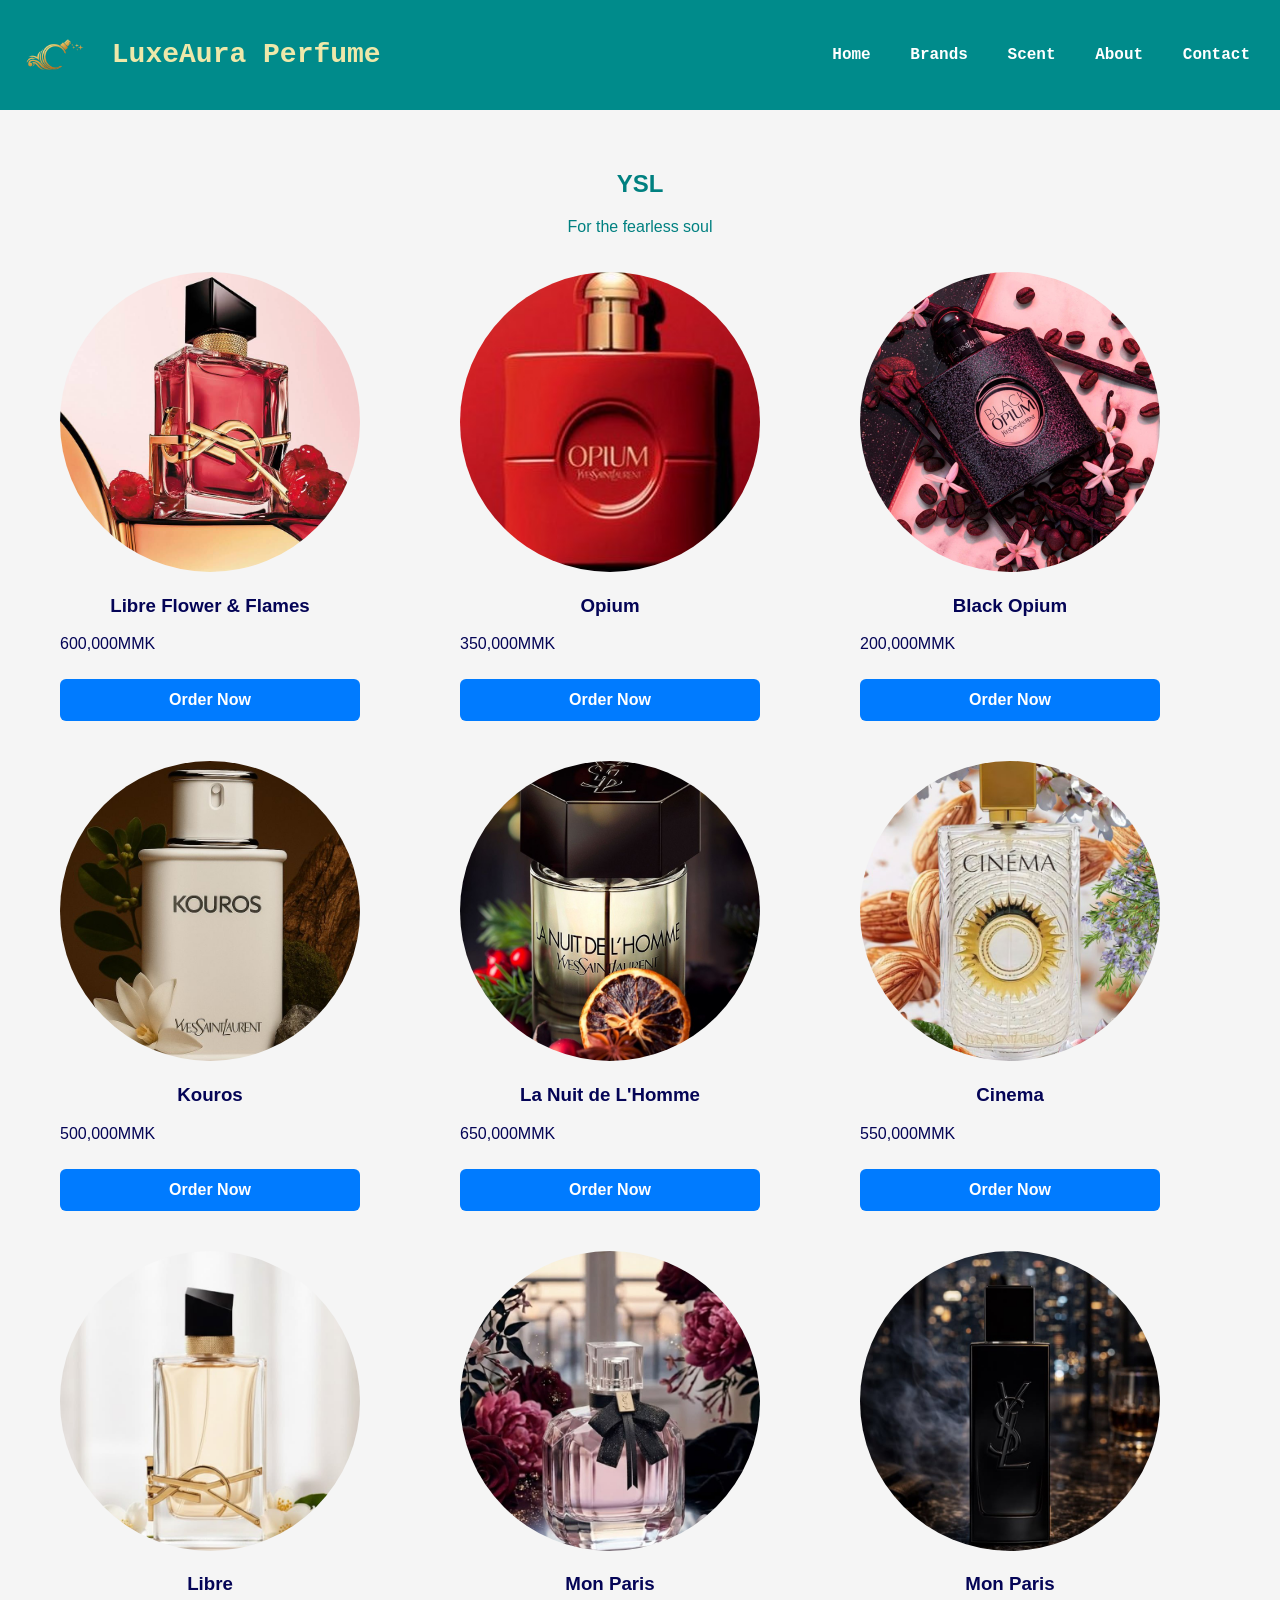
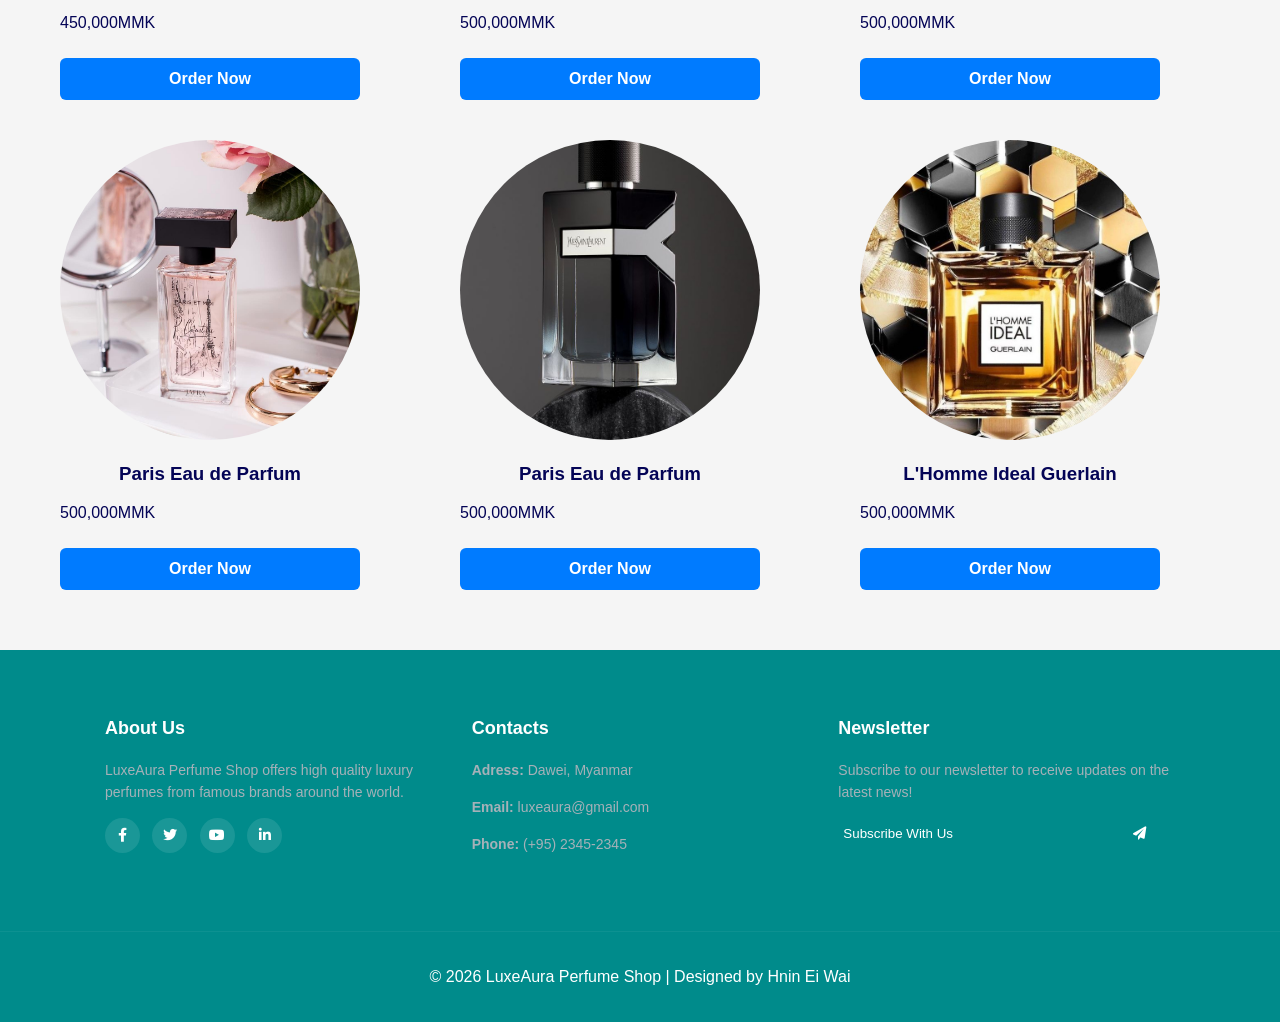
<file: ysl.html>
<!DOCTYPE html>
<html>
<head>
    <meta name="description" content="Discover a wide collection of 100% authentic designer perfumes. Shop your favorite scents at the best prices with nationwide delivery. Elevate your style today!">
<meta name="keywords" content="perfume, authentic perfume, fragrance shop, buy perfume online, designer perfumes, perfume Myanmar, original fragrance">
<title>LuxeAura Perfume Shop</title>
<link rel="stylesheet" href="style.css">
<link rel="stylesheet" href="https://cdnjs.cloudflare.com/ajax/libs/font-awesome/6.0.0/css/all.min.css">
</head>

<body>

<header>
<div class="logo">
    <img src="logo_design-removebg-preview.png"  class="logo-img" style="vertical-align: middle;">
    <span>LuxeAura Perfume</span>
</div>

<nav>
<a href="index.html">Home</a>
<a href="brands.html">Brands</a>
<a href="scent.html">Scent</a>
<a href="about.html">About</a>
<a href="contact.html">Contact</a>
</nav>
</header>

<div class="container">
<h2>YSL</h2>
<p>For the fearless soul</p>

<div class="product-grid">

<div class="card">
<img src="Libre Flower & Flames 1.jpg">
<h3>Libre Flower & Flames</h3>
<p>600,000MMK</p>
<a href="payment.html">
    <button class="order-btn">Order Now</button>
</a>
</div>

<div class="card">
<img src="Opium1.jpg">
<h3>Opium</h3>
<p>350,000MMK</p>
<a href="payment.html">
    <button class="order-btn">Order Now</button>
</a>
</div>

<div class="card">
<img src="Black Opium1.jpg">
<h3>Black Opium</h3>
<p>200,000MMK</p>
<a href="payment.html">
    <button class="order-btn">Order Now</button>
</a>
</div>

<div class="card">
<img src="Kouros1.jpg">
<h3>Kouros</h3>
<p>500,000MMK</p>
<a href="payment.html">
    <button class="order-btn">Order Now</button>
</a>
</div>

<div class="card">
<img src="La Nuit de L'Homme1.jpg">
<h3>La Nuit de L'Homme</h3>
<p>650,000MMK</p>
<a href="payment.html">
    <button class="order-btn">Order Now</button>
</a>
</div>

<div class="card">
<img src="Cinema1.jpg">
<h3>Cinema</h3>
<p>550,000MMK</p>
<a href="payment.html">
    <button class="order-btn">Order Now</button>
</a>
</div>

<div class="card">
<img src="Libre1.jpg">
<h3>Libre</h3>
<p>450,000MMK</p>
<a href="payment.html">
    <button class="order-btn">Order Now</button>
</a>
</div>

<div class="card">
<img src="Mon Paris1.jpg">
<h3>Mon Paris</h3>
<p>500,000MMK</p>
<a href="payment.html">
    <button class="order-btn">Order Now</button>
</a>
</div>

<div class="card">
<img src="MYSLF1.jpg">
<h3>Mon Paris</h3>
<p>500,000MMK</p>
<a href="payment.html">
    <button class="order-btn">Order Now</button>
</a>
</div>

<div class="card">
<img src="Paris Eau de Parfum1.jpg">
<h3>Paris Eau de Parfum</h3>
<p>500,000MMK</p>
<a href="payment.html">
    <button class="order-btn">Order Now</button>
</a>
</div>

<div class="card">
<img src="Y Eau de Parfum1.jpg">
<h3>Paris Eau de Parfum</h3>
<p>500,000MMK</p>
<a href="payment.html">
    <button class="order-btn">Order Now</button>
</a>
</div>

<div class="card">
<img src="L'Homme Ideal Guerlain.jpg">
<h3>L'Homme Ideal Guerlain</h3>
<p>500,000MMK</p>
<a href="payment.html">
    <button class="order-btn">Order Now</button>
</a>
</div>


</div>
</div>
<footer class="footer">
    <div class="footer-container">
        
        <div class="footer-column">
            <h3>About Us</h3>
            <p>  LuxeAura Perfume Shop offers high quality luxury perfumes from famous brands around the world.</p>
            <div class="social-icons">
                <a href="https://www.facebook.com"><i class="fab fa-facebook-f"></i></a>
                <a href="https://www.twitter.com" target="_blank"><i class="fab fa-twitter"></i></a>
                <a href="https://www.youtube.com" target="_blank"><i class="fab fa-youtube"></i></a>
                <a href="https://www.instagram.com" target="_blank"><i class="fab fa-linkedin-in"></i></a>
            </div>
        </div>

        <div class="footer-column">
            <h3>Contacts</h3>
            <p><strong>Adress:</strong> Dawei, Myanmar</p>
            <p><strong>Email:</strong> luxeaura@gmail.com</p>
            <p><strong>Phone:</strong> (+95) 2345-2345</p>
        </div>

        <div class="footer-column">
            <h3>Newsletter</h3>
            <p>Subscribe to our newsletter to receive updates on the latest news!</p>
            <div class="newsletter-form">
                <a href="https://web.telegram.org/k/"><button type="submit" class="subscribe-btn"><span class="btn-text">Subscribe With Us</span>
                    <i class="fas fa-paper-plane"></i></button></a>
            </div>
        </div>

    </div>
    
    <div class="footer-bottom">
        <p>© 2026 LuxeAura Perfume Shop | Designed by Hnin Ei Wai</p>
    </div>
</footer>

</body>
</html>
</body>
</html>
</file>
<file: style.css>
body{
font-family: Arial, sans-serif;
margin:0;
background:#f5f5f5;
}


header{
background: darkcyan;
color:palegoldenrod;
padding:15px;
font-family: 'Courier New', Courier, monospace;
display: flex;
justify-content: space-between;
align-items: center;
position: sticky;
top: 0;
z-index: 1000;

}
.logo {
     font-size: 28px;
    font-weight: bold;
}
logo1 {
    display: flex;
    align-items: right;
    gap: 10px;
}
.logo-img {
    width: 80px;
    height: 80px;
    border-radius: 100%;
}

nav a{
color:white;
margin:0 15px;
text-decoration:none;
font-weight:bold;
text-align: right;

}

nav a:hover{
color:#ffb6c1;
}

.container{
padding:40px;
text-align:center;
color: teal;
}

.about {
    padding: 80px 0;
    font-family: 'Arial', sans-serif;
}
/* This ensures all paragraphs in your cards are justified */
        .card p {
            text-align: justify;
        }
.container2 {
    display: flex;
    max-width: 900px;
    margin: 0 auto;
    align-items: center;
    gap: 20px; 
}

.about-images {
    display: flex;
    gap: 20px;
    flex: 1;
}

.img-col {
    display: flex;
    flex-direction: column;
    gap: 20px;
}

.img-col:first-child {
    margin-top: 30px;
}

.about-images img {
    width: 200px; 
    height: 200px;
    object-fit: cover;
}


.about-content {
    flex: 1;
}

.about-content h2 {
    font-size: 22px;
    margin: 15px 0;
    font-weight: bold;
}

.about-content p {
    color:darkcyan;
    line-height: 1.6;
    margin-bottom: 20px;
}

.highlight {
    font-weight: bold;
    color: #000 !important;
}
/* Main Content Styling */
       #content {
    background-color: #f0f2f5;
    padding: 50px;
    display: flex;
    justify-content: center;
    font-family: 'Segoe UI', Tahoma, Geneva, Verdana, sans-serif;
}

.contact-container {
    background: #fff;
    width: 100%;
    max-width: 1000px;
    display: flex;
    border-radius: 15px;
    overflow: hidden;
    box-shadow: 0 10px 30px rgba(0,0,0,0.1);
}

/* Left Side Styling */
.contact-info {
    flex: 1;
    padding: 40px;
    background-color: #fff;
}

.contact-info h2 {
    font-size: 28px;
    color: #1a1a1a;
    margin-bottom: 15px;
}

.description {
    color: #777;
    font-size: 14px;
    margin-bottom: 30px;
    line-height: 1.6;
}

.info-item {
    display: flex;
    align-items: flex-start;
    margin-bottom: 25px;
}

.icon-box {
    width: 45px;
    height: 45px;
    background-color: #0b53d7;
    color: white;
    border-radius: 50%;
    display: flex;
    align-items: center;
    justify-content: center;
    margin-right: 15px;
    font-size: 18px;
}

.info-item h3 {
    font-size: 16px;
    margin: 0 0 5px 0;
    color: #333;
}

.info-item p {
    font-size: 13px;
    color: #666;
    margin: 0;
    line-height: 1.5;
}

.social-media {
    margin-top: 40px;
    border-top: 1px solid #eee;
    padding-top: 20px;
}

.social-media p {
    font-weight: bold;
    font-size: 14px;
    margin-bottom: 15px;
}

.social-icons a {
    display: inline-flex;
    width: 35px;
    height: 35px;
    background-color: #0b53d7;
    color: white;
    border-radius: 50%;
    margin-right: 10px;
    justify-content: center;
    align-items: center;
    text-decoration: none;
    transition: 0.3s;
}

/* Right Side Styling (Form) */
.contact-form {
    flex: 1.2;
    padding: 40px;
    background-color: #ffffff;
}

.contact-form h2 {
    font-size: 26px;
    margin-bottom: 25px;
}

.form-row {
    display: flex;
    gap: 20px;
}

.form-group {
    flex: 1;
    margin-bottom: 15px;
    display: flex;
    flex-direction: column;
}

.form-group label {
    font-size: 13px;
    font-weight: 600;
    margin-bottom: 5px;
    color: #555;
}

.form-group input, .form-group textarea {
    padding: 12px;
    border: 1px solid #f0f0f0;
    background-color: #f9f9f9;
    border-radius: 8px;
    font-size: 14px;
}

.send-btn {
    width: 100%;
    padding: 15px;
    background-color:  darkcyan;
    color: white;
    border: none;
    border-radius: 25px;
    font-size: 16px;
    font-weight: bold;
    cursor: pointer;
    margin-top: 10px;
    transition: 0.3s;
}

.send-btn:hover {
    background-color: #0842ad;
}



.product-grid{
display: grid;
grid-template-columns: repeat(3, 1fr);
justify-content:center;
}
.item img{
    width: 100px;
    height: 100px;
    border-radius: 30px;
    object-fit: cover;
}
.card{
background:transparent;
padding:20px;
border-radius:10px;
width:300px;
color:rgb(4, 4, 86);

}

.card a{
    text-decoration: none;
}



.card img{
width:100%;
border-radius:100%;
}

/* footerpage */
.footer {
    background-color: darkcyan; 
    color: #a5b1b8;
    padding: 50px 0 20px 0;
}

.footer-container {
    max-width: 1100px;
    margin: 0 auto;
    display: flex;
    justify-content: space-between;
    flex-wrap: wrap;
    padding: 0 20px;
}

.footer-column {
    flex: 1;
    min-width: 250px;
    margin-bottom: 30px;
    padding: 0 15px;
}

.footer-column h3 {
    color: #ffffff;
    margin-bottom: 20px;
    font-size: 18px;
}

.footer-column p {
    font-size: 14px;
    line-height: 1.6;
    margin-bottom: 15px;
}

.social-icons a {
    display: inline-block;
    width: 35px;
    height: 35px;
    background: rgba(255, 255, 255, 0.1);
    color: #fff;
    text-align: center;
    line-height: 35px;
    margin-right: 8px;
    font-size: 14px;
    transition: 0.3s;
}

.social-icons a:hover {
    background: #007bff;
}

.newsletter-form {
    position: relative;
    display: flex;
    width: 100%;
    margin-top: 15px;
}

.newsletter-form input {
    width: 100%;
    padding: 15px;
    background: rgba(255, 255, 255, 0.1);
    border: none;
    color: #fff;
    outline: none;
}

.subscribe-btn {
    position: absolute;
    right: 5px;
    top: 50%;
    background: transparent; 
    transform: translateY(-50%);
    display: flex;
    gap: 180px;
    border: none;
    color: #fff;
    cursor: pointer;
    align-items: center;
} 
.btn-text{
    color: #fff;
}

.footer-bottom {
    text-align: center;
    margin-top: 30px;
    border-top: 1px solid rgba(255, 255, 255, 0.05);
    padding-top: 20px;
}

.footer-bottom p {
    font-size: 16px;
    color: #fff;
}

.order-btn {
    margin-top: 10px;
    padding: 10px 20px;
    background: gold;
    border: none;
    border-radius: 20px;
    font-weight: bold;
    cursor: pointer;
    transition: 0.3s;
}

/* Hover Effect */
.order-btn:hover {
    background: black;
    color: gold;
}

/* ===== PAYMENT PAGE ONLY ===== */
.form-container{
width:350px;
margin:150px auto;
background:darkcyan;
padding:25px;
border-radius:8px;
box-shadow:0 0 10px rgba(0,0,0,0.2);
}

h2{
text-align:center;
}

label{
display:block;
margin-top:10px;
}

input,select{
width:100%;
padding:8px;
margin-top:5px;
box-sizing: border-box;
}
.input{
    border: none;
}

button{
margin-top:15px;
width:100%;
padding:10px;
background:goldenrod;
color:white;
border:none;
border-radius:5px;

}
button:hover{
    transition: 1.5;
    background-color: #0f060c;
}
.input{
    width: 100% ;
    border-radius: 5px;
}
.payment{
    border-radius: 5px;
    width: 100%;
}

/* Invisible link over button */
.pay-link {
    position: relative;
    display: block;
    margin-top: -42px;
    height: 42px;
    z-index: 3;
}

/* Overlay */
.success-message {
    position: fixed;
    top: 0;
    left: 0;
    width: 100%;
    height: 100%;
    background: rgba(0,0,0,0.6);
    display: none;
    justify-content: center;
    align-items: center;
}

/* Show popup */
.success-message:target {
    display: flex;
}

/* Box */
.message-box {
    background: white;
    padding: 30px;
    border-radius: 15px;
    text-align: center;
}

/* Close button */
.close-btn {
    display: inline-block;
    margin-top: 15px;
    padding: 10px 20px;
    background: darkcyan;
    color: white;
    border-radius: 20px;
    text-decoration: none;
}

.close-btn:hover {
    background: black;
}
.map {
      margin-top: 40px;
      text-align: center;
    }

    .map iframe {
      width: 100%;
      height: 400px;
      border: none;
      border-radius: 15px;
    }

  /*OrderBTN*/
  
 input {
    width: 100%;
    padding: 12px;
    border: 2px solid #ddd;
    border-radius: 6px;
    box-sizing: border-box;
    transition: border-color 0.3s;
}


.order-btn {
    width: 100%;
    padding: 12px;
    background-color: #007bff;
    color: white;
    border: none;
    border-radius: 6px;
    cursor: pointer;
    font-size: 16px;
    font-weight: bold;
}


.modal-overlay {
    position: fixed;
    top: 0; left: 0;
    width: 100%; height: 100%;
    background: rgba(0, 0, 0, 0.5);
    display: none; 
    justify-content: center;
    align-items: center;
}

.modal-overlay:target {
    display: flex;
}

.modal-content {
    background: white;
    padding: 25px;
    border-radius: 8px;
    text-align: center;
    box-shadow: 0 5px 15px rgba(0,0,0,0.3);
    animation: fadeIn 0.3s;
}

.close-btn {
    display: inline-block;
    margin-top: 15px;
    padding: 8px 25px;
    background: #28a745;
    color: white;
    text-decoration: none;
    border-radius: 5px;
}

@keyframes fadeIn {
    from { opacity: 0; transform: translateY(-20px); }
    to { opacity: 1; transform: translateY(0); }
}
</file>
